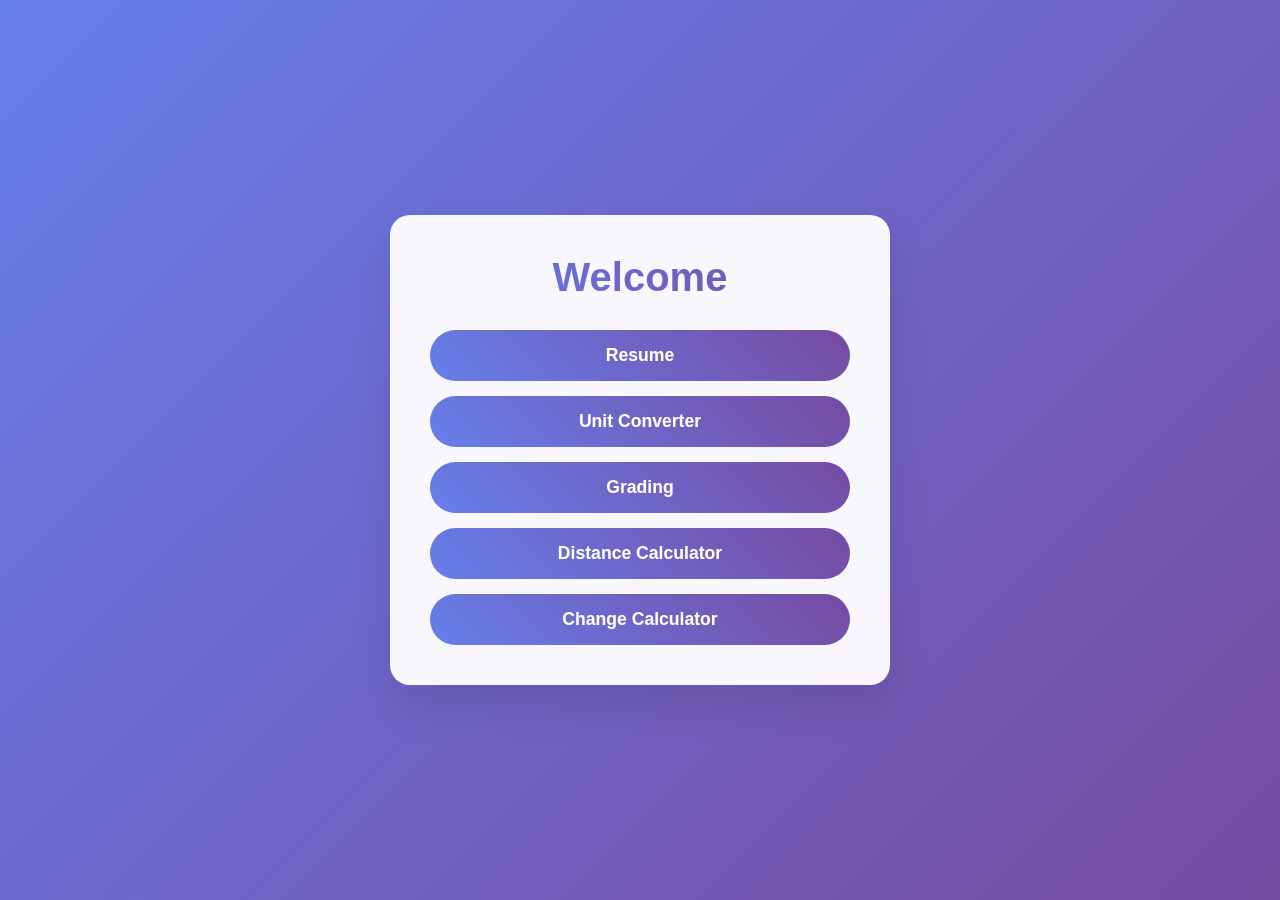
<file: index.html>
<!DOCTYPE html>
<html lang="en">
<head>
    <meta charset="UTF-8">
    <meta name="viewport" content="width=device-width, initial-scale=1.0">
    <title>Main Navigation</title>
    <style>
        * {
            margin: 0;
            padding: 0;
            box-sizing: border-box;
        }

        body {
            font-family: -apple-system, BlinkMacSystemFont, 'Segoe UI', Roboto, Oxygen, Ubuntu, Cantarell, sans-serif;
            background: linear-gradient(135deg, #667eea 0%, #764ba2 100%);
            min-height: 100vh;
            display: flex;
            align-items: center;
            justify-content: center;
            padding: 20px;
        }

        .container {
            background: rgba(255, 255, 255, 0.95);
            backdrop-filter: blur(20px);
            border-radius: 20px;
            padding: 40px;
            box-shadow: 0 20px 40px rgba(0, 0, 0, 0.1);
            text-align: center;
            max-width: 500px;
            width: 100%;
        }

        h1 {
            color: #333;
            margin-bottom: 30px;
            font-size: 2.5rem;
            font-weight: 700;
            background: linear-gradient(45deg, #667eea, #764ba2);
            -webkit-background-clip: text;
            -webkit-text-fill-color: transparent;
            background-clip: text;
        }

        .nav-buttons {
            display: flex;
            flex-direction: column;
            gap: 15px;
        }

        .nav-button {
            display: inline-block;
            padding: 15px 30px;
            background: linear-gradient(45deg, #667eea, #764ba2);
            color: white;
            text-decoration: none;
            border-radius: 50px;
            font-weight: 600;
            font-size: 1.1rem;
            transition: all 0.3s ease;
            position: relative;
            overflow: hidden;
        }

        .nav-button::before {
            content: '';
            position: absolute;
            top: 0;
            left: -100%;
            width: 100%;
            height: 100%;
            background: linear-gradient(45deg, rgba(255,255,255,0.2), rgba(255,255,255,0.1));
            transition: left 0.5s ease;
        }

        .nav-button:hover {
            transform: translateY(-3px);
            box-shadow: 0 10px 30px rgba(102, 126, 234, 0.4);
        }

        .nav-button:hover::before {
            left: 0;
        }

        .nav-button:active {
            transform: translateY(-1px);
        }

        @media (max-width: 480px) {
            .container {
                padding: 30px 20px;
            }
            
            h1 {
                font-size: 2rem;
            }
            
            .nav-button {
                padding: 12px 25px;
                font-size: 1rem;
            }
        }
    </style>
</head>
<body>
    <div class="container">
        <h1>Welcome</h1>
        <div class="nav-buttons">
            <a href="resume.html" class="nav-button">Resume</a>
            <a href="unit coverter modified aungkoko.html" class="nav-button">Unit Converter</a>
            <a href="grading modified aungkoko.html" class="nav-button">Grading</a>
            <a href="distance_calculator aungkoko.html" class="nav-button">Distance Calculator</a>
            <a href="change calculator modified aungkoko.html" class="nav-button">Change Calculator</a>
        </div>
    </div>
</body>
</html>
</file>
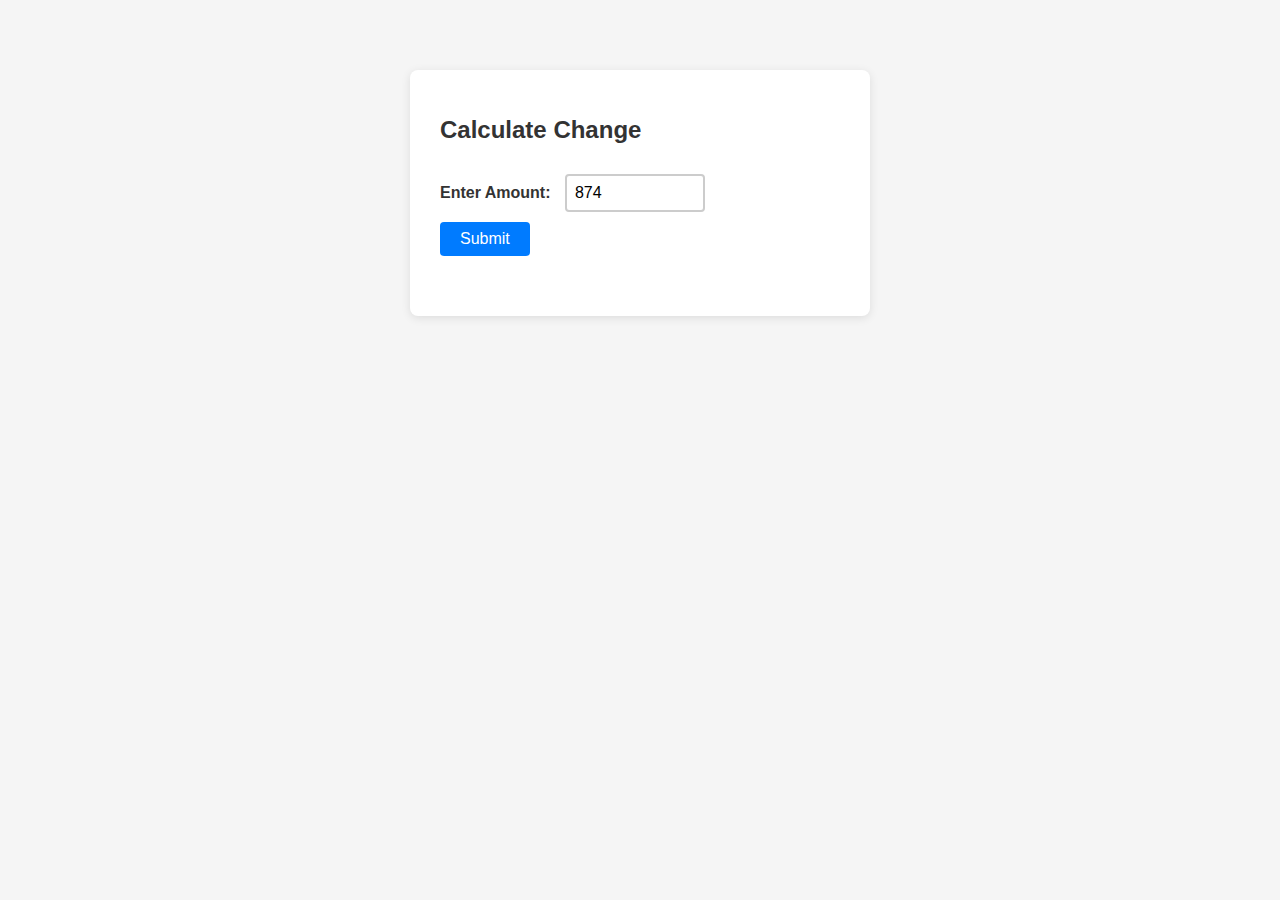
<file: change calculator modified aungkoko.html>
<!DOCTYPE html>
<html lang="en">
<head>
    <meta charset="UTF-8">
    <meta name="viewport" content="width=device-width, initial-scale=1.0">
    <title>Calculate Change</title>
    <style>
        body {
            font-family: Arial, sans-serif;
            background-color: #f5f5f5;
            margin: 0;
            padding: 20px;
        }
        
        .container {
            max-width: 400px;
            margin: 50px auto;
            background-color: white;
            padding: 30px;
            border-radius: 8px;
            box-shadow: 0 2px 10px rgba(0,0,0,0.1);
        }
        
        h1 {
            color: #333;
            margin-bottom: 30px;
            font-size: 24px;
        }
        
        .input-section {
            margin-bottom: 30px;
        }
        
        label {
            display: inline-block;
            margin-right: 10px;
            font-weight: bold;
            color: #333;
        }
        
        input[type="number"] {
            padding: 8px;
            border: 2px solid #ccc;
            border-radius: 4px;
            font-size: 16px;
            width: 120px;
            margin-right: 10px;
        }
        
        input[type="number"]:focus {
            border-color: #007bff;
            outline: none;
        }
        
        input[type="number"].invalid {
            border-color: #dc3545;
        }
        
        button {
            padding: 8px 20px;
            background-color: #007bff;
            color: white;
            border: none;
            border-radius: 4px;
            cursor: pointer;
            font-size: 16px;
            margin-right: 10px;
        }
        
        button:hover {
            background-color: #0056b3;
        }
        
        button:disabled {
            background-color: #6c757d;
            cursor: not-allowed;
        }
        
        .back-btn {
            background-color: #6c757d;
        }
        
        .back-btn:hover {
            background-color: #545b62;
        }
        
        .button-group {
            display: flex;
            gap: 10px;
            margin-top: 10px;
        }
        
        .results {
            margin-top: 20px;
        }
        
        .result-item {
            margin: 8px 0;
            padding: 5px 0;
            font-size: 16px;
            color: #333;
        }
        
        .result-item.empty {
            color: #888;
            font-style: italic;
        }
        
        .error {
            color: #dc3545;
            font-weight: bold;
            margin-top: 10px;
            padding: 10px;
            background-color: #f8d7da;
            border: 1px solid #f5c6cb;
            border-radius: 4px;
        }
        
        .validation-message {
            color: #dc3545;
            font-size: 14px;
            margin-top: 5px;
        }
        
        .success {
            color: #155724;
            background-color: #d4edda;
            border: 1px solid #c3e6cb;
            padding: 10px;
            border-radius: 4px;
            margin-top: 10px;
        }
    </style>
</head>
<body>
    <div class="container">
        <h1>Calculate Change</h1>
        
        <div class="input-section">
            <label for="amount">Enter Amount:</label>
            <input type="number" id="amount" placeholder="874" min="0" step="0.01" max="999999">
            <div class="button-group">
                <button onclick="calculateChange()">Submit</button>
                <button class="back-btn" onclick="resetForm()" id="backBtn" style="display: none;">Back</button>
            </div>
            <div id="validationMessage" class="validation-message"></div>
        </div>
        
        <div class="results" id="results"></div>
    </div>

    <script>
        function validateInput(amount) {
            const validationDiv = document.getElementById('validationMessage');
            const amountInput = document.getElementById('amount');
            
            // Clear previous validation styles
            amountInput.classList.remove('invalid');
            validationDiv.innerHTML = '';
            
            // Check if input is empty
            if (!amount && amount !== 0) {
                validationDiv.innerHTML = 'Please enter an amount.';
                amountInput.classList.add('invalid');
                return false;
            }
            
            // Check if input is a valid number
            if (isNaN(amount)) {
                validationDiv.innerHTML = 'Please enter a valid number.';
                amountInput.classList.add('invalid');
                return false;
            }
            
            // Check if amount is negative
            if (amount < 0) {
                validationDiv.innerHTML = 'Amount cannot be negative.';
                amountInput.classList.add('invalid');
                return false;
            }
            
            // Check if amount is too large (optional - set reasonable limit)
            if (amount > 999999) {
                validationDiv.innerHTML = 'Amount is too large. Please enter a value less than 1,000,000.';
                amountInput.classList.add('invalid');
                return false;
            }
            
            // Check for too many decimal places
            if (amount.toString().includes('.')) {
                const decimalPlaces = amount.toString().split('.')[1].length;
                if (decimalPlaces > 2) {
                    validationDiv.innerHTML = 'Please enter amount with maximum 2 decimal places.';
                    amountInput.classList.add('invalid');
                    return false;
                }
            }
            
            return true;
        }
        
        function calculateChange() {
            const amountInput = document.getElementById('amount');
            const resultsDiv = document.getElementById('results');
            const backBtn = document.getElementById('backBtn');
            
            // Get the input value
            let amount = parseFloat(amountInput.value);
            
            // Validate input
            if (!validateInput(amount)) {
                return;
            }
            
            // Show success message for zero amount
            if (amount === 0) {
                resultsDiv.innerHTML = '<div class="success">No change needed for ৳0.</div>';
                backBtn.style.display = 'inline-block';
                return;
            }
            
            // Convert to cents to avoid floating point issues
            let cents = Math.round(amount * 100);
            
            const denominations = [
                { value: 50000, label: 'B500' },  
                { value: 10000, label: 'B100' },  
                { value: 5000, label: 'B50' },    
                { value: 2000, label: 'B20' },  
                { value: 1000, label: 'B10' },   
                { value: 500, label: 'B5' },    
                { value: 200, label: 'B2' },    
                { value: 100, label: 'B1' }     
            ];
            
            let results = [];
            
            // Calculate change for each denomination
            for (let i = 0; i < denominations.length; i++) {
                const count = Math.floor(cents / denominations[i].value);
                if (count > 0) {
                    results.push({
                        count: count,
                        label: denominations[i].label
                    });
                    cents -= count * denominations[i].value;
                }
            }
            
            // Display results
            let html = '<div class="success">Change calculated successfully!</div>';
            if (results.length === 0) {
                html += '<div class="result-item empty">No change needed</div>';
            } else {
                results.forEach(result => {
                    html += `<div class="result-item">${result.count} of ${result.label}</div>`;
                });
                
                // If there's remaining cents (less than 1 taka), show it
                if (cents > 0) {
                    html += `<div class="result-item">${cents} paisa remaining</div>`;
                }
            }
            
            resultsDiv.innerHTML = html;
            backBtn.style.display = 'inline-block';
        }
        
        function resetForm() {
            const amountInput = document.getElementById('amount');
            const resultsDiv = document.getElementById('results');
            const backBtn = document.getElementById('backBtn');
            const validationDiv = document.getElementById('validationMessage');
            
            // Reset form
            amountInput.value = '';
            amountInput.placeholder = '874';
            amountInput.classList.remove('invalid');
            resultsDiv.innerHTML = '';
            validationDiv.innerHTML = '';
            backBtn.style.display = 'none';
            
            // Focus back to input
            amountInput.focus();
        }
        
        // Real-time validation as user types
        document.getElementById('amount').addEventListener('input', function(e) {
            const amount = parseFloat(e.target.value);
            if (e.target.value && !isNaN(amount)) {
                validateInput(amount);
            } else if (e.target.value) {
                // Show validation for invalid input as user types
                validateInput(e.target.value);
            } else {
                // Clear validation when input is empty
                document.getElementById('validationMessage').innerHTML = '';
                e.target.classList.remove('invalid');
            }
        });
        
        // Allow Enter key to submit
        document.getElementById('amount').addEventListener('keypress', function(e) {
            if (e.key === 'Enter') {
                calculateChange();
            }
        });
        
        // Set default value
        document.getElementById('amount').value = '874';
    </script>
</body>
</html>
</file>
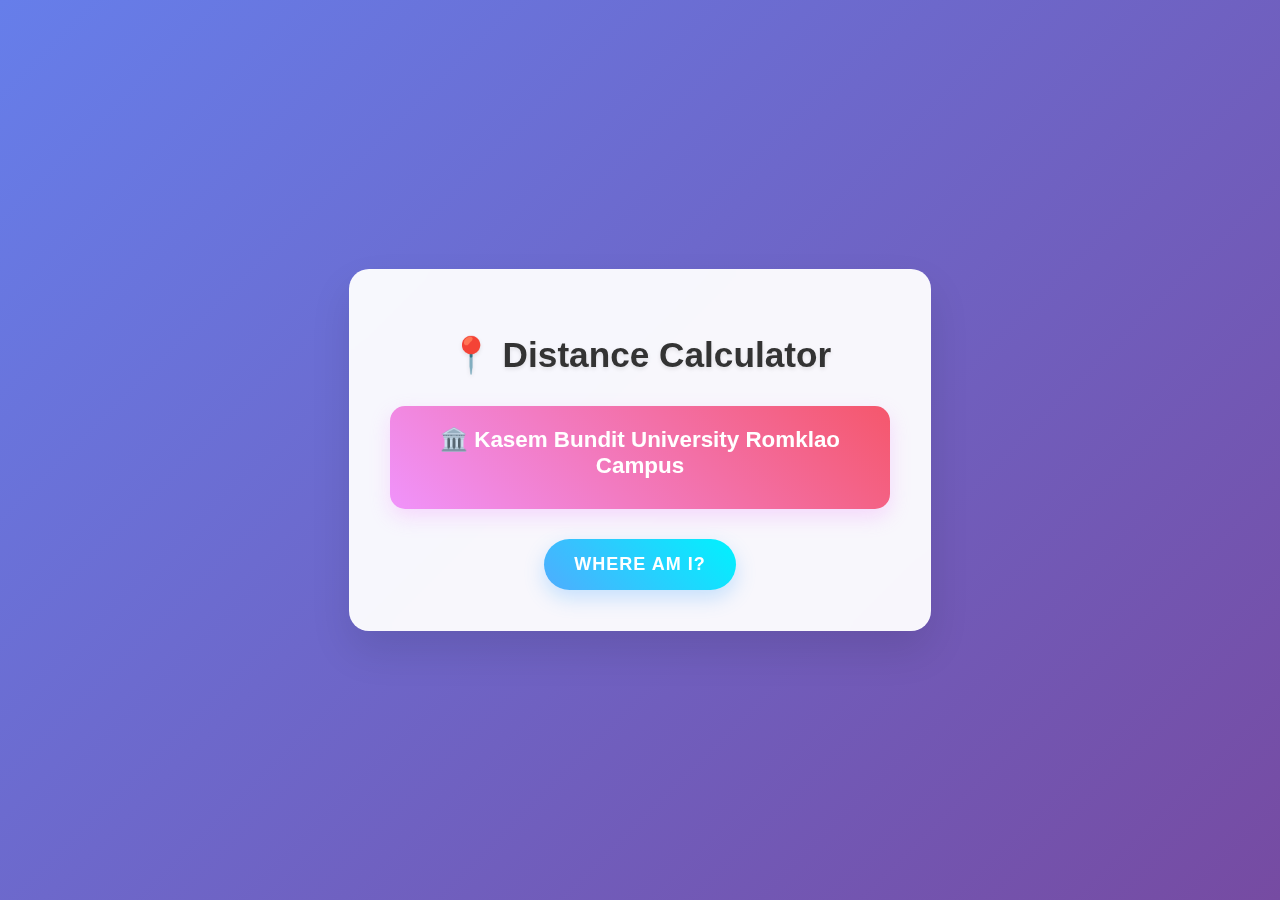
<file: distance_calculator aungkoko.html>
<!DOCTYPE html>
<html lang="en">
<head>
    <meta charset="UTF-8">
    <meta name="viewport" content="width=device-width, initial-scale=1.0">
    <title>Distance to Kasem Bundit University</title>
    <style>
        body {
            font-family: 'Segoe UI', Tahoma, Geneva, Verdana, sans-serif;
            background: linear-gradient(135deg, #667eea 0%, #764ba2 100%);
            margin: 0;
            padding: 0;
            min-height: 100vh;
            display: flex;
            justify-content: center;
            align-items: center;
        }

        .container {
            background: rgba(255, 255, 255, 0.95);
            backdrop-filter: blur(10px);
            border-radius: 20px;
            padding: 40px;
            text-align: center;
            box-shadow: 0 20px 40px rgba(0, 0, 0, 0.1);
            max-width: 500px;
            width: 90%;
            border: 1px solid rgba(255, 255, 255, 0.2);
        }

        h1 {
            color: #333;
            margin-bottom: 30px;
            font-size: 2.2em;
            font-weight: 600;
            text-shadow: 0 2px 4px rgba(0, 0, 0, 0.1);
        }

        .university-info {
            background: linear-gradient(45deg, #f093fb 0%, #f5576c 100%);
            color: white;
            padding: 20px;
            border-radius: 15px;
            margin-bottom: 30px;
            box-shadow: 0 8px 20px rgba(240, 147, 251, 0.3);
        }

        .university-info h2 {
            margin: 0 0 10px 0;
            font-size: 1.4em;
        }

        .university-info p {
            margin: 0;
            opacity: 0.9;
            font-size: 0.95em;
        }

        button {
            background: linear-gradient(45deg, #4facfe 0%, #00f2fe 100%);
            color: white;
            border: none;
            padding: 15px 30px;
            font-size: 18px;
            border-radius: 50px;
            cursor: pointer;
            transition: all 0.3s ease;
            box-shadow: 0 8px 20px rgba(79, 172, 254, 0.3);
            font-weight: 600;
            text-transform: uppercase;
            letter-spacing: 1px;
        }

        button:hover {
            transform: translateY(-2px);
            box-shadow: 0 12px 30px rgba(79, 172, 254, 0.4);
        }

        button:active {
            transform: translateY(0);
        }

        button:disabled {
            background: linear-gradient(45deg, #ccc 0%, #999 100%);
            cursor: not-allowed;
            transform: none;
            box-shadow: 0 4px 10px rgba(0, 0, 0, 0.1);
        }

        .result {
            margin-top: 30px;
            padding: 25px;
            border-radius: 15px;
            font-size: 1.3em;
            font-weight: 600;
            min-height: 60px;
            display: flex;
            align-items: center;
            justify-content: center;
            transition: all 0.3s ease;
        }

        .result.success {
            background: linear-gradient(45deg, #56ab2f 0%, #a8e6cf 100%);
            color: white;
            box-shadow: 0 8px 20px rgba(86, 171, 47, 0.3);
        }

        .result.error {
            background: linear-gradient(45deg, #ff6b6b 0%, #ffa8a8 100%);
            color: white;
            box-shadow: 0 8px 20px rgba(255, 107, 107, 0.3);
        }

        .result.loading {
            background: linear-gradient(45deg, #ffecd2 0%, #fcb69f 100%);
            color: #333;
            box-shadow: 0 8px 20px rgba(252, 182, 159, 0.3);
        }

        .loading-spinner {
            width: 20px;
            height: 20px;
            border: 2px solid #333;
            border-top: 2px solid transparent;
            border-radius: 50%;
            animation: spin 1s linear infinite;
            margin-right: 10px;
        }

        @keyframes spin {
            0% { transform: rotate(0deg); }
            100% { transform: rotate(360deg); }
        }

        .coordinates {
            font-size: 0.9em;
            opacity: 0.8;
            margin-top: 10px;
            font-style: italic;
        }
    </style>
</head>
<body>
    <div class="container">
        <h1>📍 Distance Calculator</h1>
        
        <div class="university-info">
            <h2>🏛️ Kasem Bundit University Romklao Campus</h2>
        </div>

        <button id="locationBtn" onclick="getLocation()">
            Where am I?
        </button>

        <div id="result" class="result" style="display: none;"></div>
    </div>

    <script>
        // Kasem Bundit University Romklao coordinates 
        const universityLat = 13.80265;
        const universityLng = 100.73699;

        function getLocation() {
            const btn = document.getElementById('locationBtn');
            const result = document.getElementById('result');

            if (!navigator.geolocation) {
                showResult('Geolocation is not supported by this browser.', 'error');
                return;
            }

            // Show loading state
            btn.disabled = true;
            btn.textContent = 'Getting location...';
            showResult('<div class="loading-spinner"></div>Locating you...', 'loading');

            navigator.geolocation.getCurrentPosition(
                function(position) {
                    const userLat = position.coords.latitude;
                    const userLng = position.coords.longitude;
                    const accuracy = position.coords.accuracy;

                    // Calculate distance using Haversine formula
                    const distance = calculateDistance(userLat, userLng, universityLat, universityLng);

                    // Show result
                    const message = `You're ${distance.toFixed(2)} km away from Kasem Bundit University`;
                    //const coordinates = `<div class="coordinates">Your coordinates: ${userLat.toFixed(6)}, ${userLng.toFixed(6)} (±${Math.round(accuracy)}m)</div>`;
                    showResult(message , 'success');

                    // Reset button
                    btn.disabled = false;
                    btn.textContent = 'Where am I?';
                },
                function(error) {
                    let errorMessage = '';
                    switch(error.code) {
                        case error.PERMISSION_DENIED:
                            errorMessage = '❌ Location access denied. Please enable location permissions.';
                            break;
                        case error.POSITION_UNAVAILABLE:
                            errorMessage = '❌ Location information is unavailable.';
                            break;
                        case error.TIMEOUT:
                            errorMessage = '⏰ Location request timed out. Please try again.';
                            break;
                        default:
                            errorMessage = '❌ An unknown error occurred while getting your location.';
                            break;
                    }
                    showResult(errorMessage, 'error');

                    // Reset button
                    btn.disabled = false;
                    btn.textContent = 'Where am I?';
                },
                {
                    enableHighAccuracy: true,
                    timeout: 10000,
                    maximumAge: 60000
                }
            );
        }

        function calculateDistance(lat1, lng1, lat2, lng2) {
            const R = 6371; // Radius of the Earth in kilometers
            const dLat = toRadians(lat2 - lat1);
            const dLng = toRadians(lng2 - lng1);
            
            const a = Math.sin(dLat / 2) * Math.sin(dLat / 2) +
                     Math.cos(toRadians(lat1)) * Math.cos(toRadians(lat2)) *
                     Math.sin(dLng / 2) * Math.sin(dLng / 2);
            
            const c = 2 * Math.atan2(Math.sqrt(a), Math.sqrt(1 - a));
            const distance = R * c;
            
            return distance;
        }

        function toRadians(degrees) {
            return degrees * (Math.PI / 180);
        }

        function showResult(message, type) {
            const result = document.getElementById('result');
            result.innerHTML = message;
            result.className = `result ${type}`;
            result.style.display = 'flex';
        }
    </script>
</body>
</html>
</file>
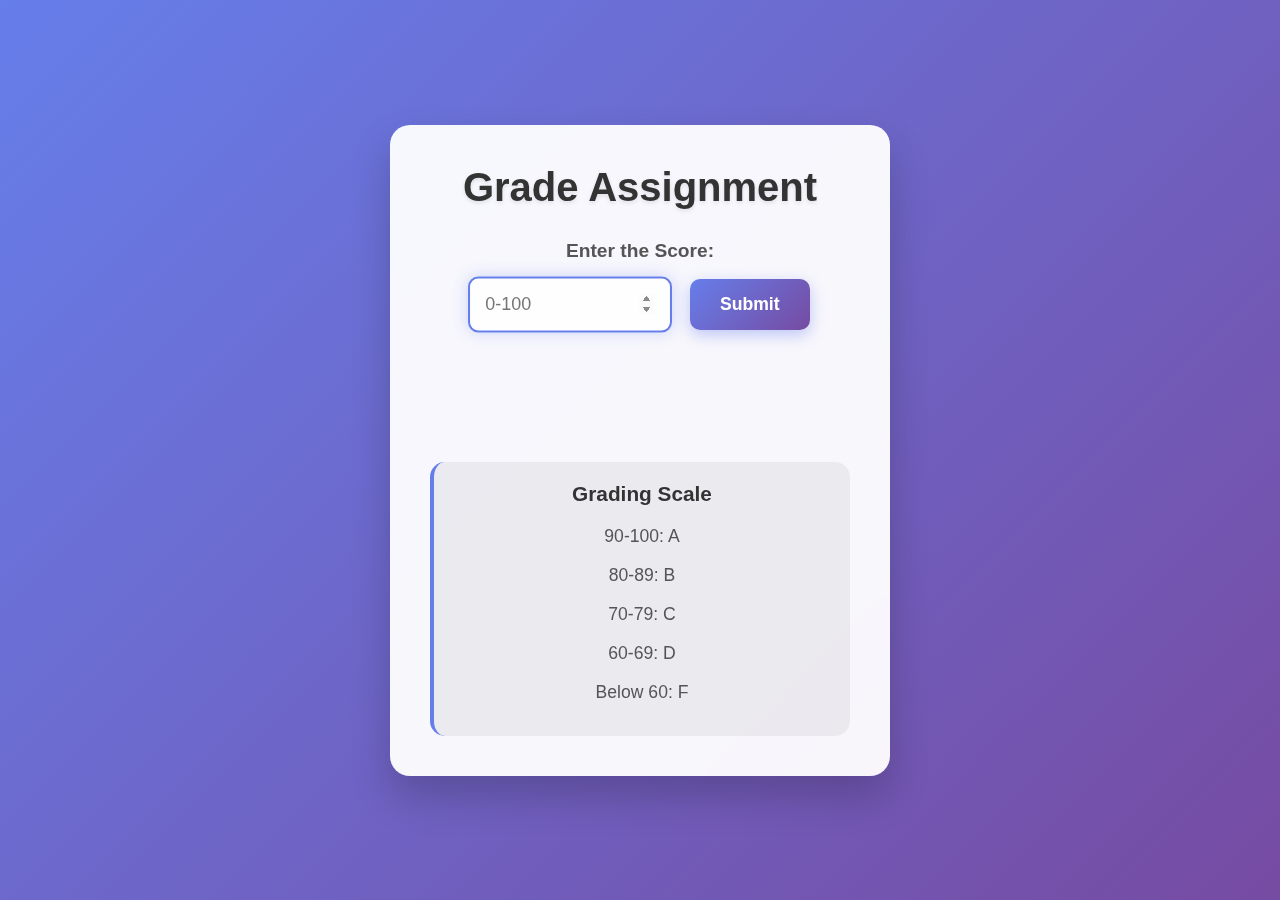
<file: grading modified aungkoko.html>
<!DOCTYPE html>
<html lang="en">
<head>
    <meta charset="UTF-8">
    <meta name="viewport" content="width=device-width, initial-scale=1.0">
    <title>Grade Assignment Calculator</title>
    <style>
        * {
            margin: 0;
            padding: 0;
            box-sizing: border-box;
        }

        body {
            font-family: 'Arial', sans-serif;
            background: linear-gradient(135deg, #667eea 0%, #764ba2 100%);
            min-height: 100vh;
            display: flex;
            justify-content: center;
            align-items: center;
            padding: 20px;
        }

        .container {
            background: rgba(255, 255, 255, 0.95);
            backdrop-filter: blur(10px);
            border-radius: 20px;
            box-shadow: 0 20px 40px rgba(0, 0, 0, 0.2);
            padding: 40px;
            text-align: center;
            max-width: 500px;
            width: 100%;
            transform: translateY(0);
            transition: transform 0.3s ease;
        }

        .container:hover {
            transform: translateY(-5px);
        }

        h1 {
            color: #333;
            margin-bottom: 30px;
            font-size: 2.5em;
            font-weight: 700;
            text-shadow: 0 2px 4px rgba(0, 0, 0, 0.1);
        }

        .input-section {
            margin-bottom: 30px;
        }

        label {
            display: block;
            font-size: 1.2em;
            color: #555;
            margin-bottom: 15px;
            font-weight: 600;
        }

        input[type="number"] {
            width: 200px;
            padding: 15px;
            font-size: 1.1em;
            border: 2px solid #ddd;
            border-radius: 10px;
            outline: none;
            transition: all 0.3s ease;
            background: rgba(255, 255, 255, 0.9);
        }

        input[type="number"]:focus {
            border-color: #667eea;
            box-shadow: 0 0 15px rgba(102, 126, 234, 0.3);
            transform: scale(1.02);
        }

        .submit-btn {
            background: linear-gradient(135deg, #667eea 0%, #764ba2 100%);
            color: white;
            padding: 15px 30px;
            font-size: 1.1em;
            border: none;
            border-radius: 10px;
            cursor: pointer;
            margin-left: 15px;
            transition: all 0.3s ease;
            font-weight: 600;
            box-shadow: 0 5px 15px rgba(102, 126, 234, 0.4);
        }

        .submit-btn:hover {
            transform: translateY(-2px);
            box-shadow: 0 8px 25px rgba(102, 126, 234, 0.6);
        }

        .submit-btn:active {
            transform: translateY(0);
        }

        .back-btn {
            background: linear-gradient(135deg, #6c757d 0%, #495057 100%);
            color: white;
            padding: 12px 25px;
            font-size: 1em;
            border: none;
            border-radius: 10px;
            cursor: pointer;
            margin-top: 20px;
            transition: all 0.3s ease;
            font-weight: 600;
            box-shadow: 0 5px 15px rgba(108, 117, 125, 0.4);
        }

        .back-btn:hover {
            transform: translateY(-2px);
            box-shadow: 0 8px 25px rgba(108, 117, 125, 0.6);
        }

        .back-btn:active {
            transform: translateY(0);
        }

        .validation-error {
            color: #dc3545;
            font-size: 0.9em;
            margin-top: 10px;
            padding: 10px;
            background: rgba(220, 53, 69, 0.1);
            border-radius: 5px;
            border-left: 3px solid #dc3545;
            display: none;
        }

        .validation-error.show {
            display: block;
            animation: shake 0.5s ease-in-out;
        }

        @keyframes shake {
            0%, 20%, 40%, 60%, 80% {
                transform: translateX(-5px);
            }
            10%, 30%, 50%, 70%, 90% {
                transform: translateX(5px);
            }
        }

        .input-valid {
            border-color: #28a745 !important;
            box-shadow: 0 0 10px rgba(40, 167, 69, 0.3) !important;
        }

        .input-invalid {
            border-color: #dc3545 !important;
            box-shadow: 0 0 10px rgba(220, 53, 69, 0.3) !important;
        }

        .result {
            margin-top: 30px;
            padding: 20px;
            border-radius: 15px;
            font-size: 1.5em;
            font-weight: 700;
            min-height: 60px;
            display: flex;
            align-items: center;
            justify-content: center;
            transition: all 0.3s ease;
            opacity: 0;
            transform: translateY(20px);
        }

        .result.show {
            opacity: 1;
            transform: translateY(0);
        }

        .grade-a {
            background: linear-gradient(135deg, #4CAF50, #45a049);
            color: white;
            box-shadow: 0 5px 15px rgba(76, 175, 80, 0.4);
        }

        .grade-b {
            background: linear-gradient(135deg, #2196F3, #1976D2);
            color: white;
            box-shadow: 0 5px 15px rgba(33, 150, 243, 0.4);
        }

        .grade-c {
            background: linear-gradient(135deg, #FF9800, #F57C00);
            color: white;
            box-shadow: 0 5px 15px rgba(255, 152, 0, 0.4);
        }

        .grade-d {
            background: linear-gradient(135deg, #FF5722, #D84315);
            color: white;
            box-shadow: 0 5px 15px rgba(255, 87, 34, 0.4);
        }

        .grade-f {
            background: linear-gradient(135deg, #f44336, #d32f2f);
            color: white;
            box-shadow: 0 5px 15px rgba(244, 67, 54, 0.4);
        }

        .grade-scale {
            margin-top: 40px;
            padding: 20px;
            background: rgba(0, 0, 0, 0.05);
            border-radius: 15px;
            border-left: 4px solid #667eea;
        }

        .grade-scale h3 {
            color: #333;
            margin-bottom: 15px;
            font-size: 1.3em;
        }

        .grade-scale ul {
            list-style: none;
            font-size: 1.1em;
            color: #555;
        }

        .grade-scale li {
            margin: 8px 0;
            padding: 5px 10px;
            border-radius: 5px;
            transition: background-color 0.3s ease;
        }

        .grade-scale li:hover {
            background-color: rgba(102, 126, 234, 0.1);
        }

        .error {
            background: linear-gradient(135deg, #f44336, #d32f2f);
            color: white;
            box-shadow: 0 5px 15px rgba(244, 67, 54, 0.4);
        }

        @media (max-width: 600px) {
            .container {
                padding: 30px 20px;
            }
            
            h1 {
                font-size: 2em;
            }
            
            input[type="number"] {
                width: 100%;
                margin-bottom: 15px;
            }
            
            .submit-btn {
                margin-left: 0;
                width: 100%;
            }
        }
    </style>
</head>
<body>
    <div class="container">
        <h1>Grade Assignment</h1>
        
        <div class="input-section">
            <label for="score">Enter the Score:</label>
            <input type="number" id="score" min="0" max="100" placeholder="0-100">
            <button class="submit-btn" onclick="calculateGrade()">Submit</button>
            <div id="validation-error" class="validation-error"></div>
        </div>
        
        <div id="result" class="result"></div>
        
        <button id="back-btn" class="back-btn" onclick="resetForm()" style="display: none;">Back</button>
        
        <div class="grade-scale">
            <h3>Grading Scale</h3>
            <ul>
                <li>90-100: A</li>
                <li>80-89: B</li>
                <li>70-79: C</li>
                <li>60-69: D</li>
                <li>Below 60: F</li>
            </ul>
        </div>
    </div>

    <script>
        function validateInput(score) {
            const scoreInput = document.getElementById('score');
            const validationError = document.getElementById('validation-error');
            
            // Clear previous validation states
            scoreInput.classList.remove('input-valid', 'input-invalid');
            validationError.classList.remove('show');
            
            let errors = [];
            
            // Check if input is empty
            if (scoreInput.value.trim() === '') {
                errors.push('Score cannot be empty');
            }
            // Check if input is not a number
            else if (isNaN(score)) {
                errors.push('Please enter a valid number');
            }
            // Check if score is negative
            else if (score < 0) {
                errors.push('Score cannot be negative');
            }
            // Check if score exceeds 100
            else if (score > 100) {
                errors.push('Score cannot exceed 100');
            }
            // Check for decimal values
            else if (score !== parseInt(score)) {
                errors.push('Please enter a whole number');
            }
            
            if (errors.length > 0) {
                scoreInput.classList.add('input-invalid');
                validationError.textContent = errors.join('. ');
                validationError.classList.add('show');
                return false;
            } else {
                scoreInput.classList.add('input-valid');
                return true;
            }
        }

        function calculateGrade() {
            const scoreInput = document.getElementById('score');
            const resultDiv = document.getElementById('result');
            const backBtn = document.getElementById('back-btn');
            const score = parseFloat(scoreInput.value);
            
            resultDiv.className = 'result';
            
            // Validate input 
            if (!validateInput(score)) {
                return;
            }
            
            let grade;
            let gradeClass;
            
            // Determine grade based on score
            if (score >= 90) {
                grade = 'A';
                gradeClass = 'grade-a';
            } else if (score >= 80) {
                grade = 'B';
                gradeClass = 'grade-b';
            } else if (score >= 70) {
                grade = 'C';
                gradeClass = 'grade-c';
            } else if (score >= 60) {
                grade = 'D';
                gradeClass = 'grade-d';
            } else {
                grade = 'F';
                gradeClass = 'grade-f';
            }
            
            // Display result
            resultDiv.textContent = `You got "${grade}" grade.`;
            resultDiv.classList.add(gradeClass, 'show');
            
            // Show back button
            backBtn.style.display = 'inline-block';
            
            // Hide the submit button and input temporarily
            document.querySelector('.input-section').style.opacity = '0.5';
            document.querySelector('.submit-btn').disabled = true;
            scoreInput.disabled = true;
        }
        
        function resetForm() {
            const scoreInput = document.getElementById('score');
            const resultDiv = document.getElementById('result');
            const backBtn = document.getElementById('back-btn');
            const validationError = document.getElementById('validation-error');
            const inputSection = document.querySelector('.input-section');
            const submitBtn = document.querySelector('.submit-btn');
            
            // Clear input and result
            scoreInput.value = '';
            resultDiv.className = 'result';
            resultDiv.textContent = '';
            
            // Hide back button
            backBtn.style.display = 'none';
            
            // Clear validation states
            scoreInput.classList.remove('input-valid', 'input-invalid');
            validationError.classList.remove('show');
            
            // Re-enable input section
            inputSection.style.opacity = '1';
            submitBtn.disabled = false;
            scoreInput.disabled = false;
            
            // Focus back on input
            scoreInput.focus();
        }
        
        // Real-time validation as user types
        document.getElementById('score').addEventListener('input', function() {
            const resultDiv = document.getElementById('result');
            const validationError = document.getElementById('validation-error');
            
            // Clear result when typing
            resultDiv.classList.remove('show');
            
            // Clear previous validation error when user starts typing again
            validationError.classList.remove('show');
            this.classList.remove('input-valid', 'input-invalid');
        });
        
        // Allow Enter key to submit
        document.getElementById('score').addEventListener('keypress', function(event) {
            if (event.key === 'Enter') {
                calculateGrade();
            }
        });
        
        // Prevent negative values and limit to 3 digits
        document.getElementById('score').addEventListener('keydown', function(event) {
            // Allow: backspace, delete, tab, escape, enter
            if ([46, 8, 9, 27, 13].indexOf(event.keyCode) !== -1 ||
                // Allow: Ctrl+A, Ctrl+C, Ctrl+V, Ctrl+X
                (event.keyCode === 65 && event.ctrlKey === true) ||
                (event.keyCode === 67 && event.ctrlKey === true) ||
                (event.keyCode === 86 && event.ctrlKey === true) ||
                (event.keyCode === 88 && event.ctrlKey === true)) {
                return;
            }
            // Ensure that it is a number and stop the keypress
            if ((event.shiftKey || (event.keyCode < 48 || event.keyCode > 57)) && (event.keyCode < 96 || event.keyCode > 105)) {
                event.preventDefault();
            }
            // Limit to 3 digits
            if (this.value.length >= 3 && [46, 8].indexOf(event.keyCode) === -1) {
                event.preventDefault();
            }
        });
        
        // Focus on input when page loads
        window.addEventListener('load', function() {
            document.getElementById('score').focus();
        });
    </script>
</body>
</html>
</file>
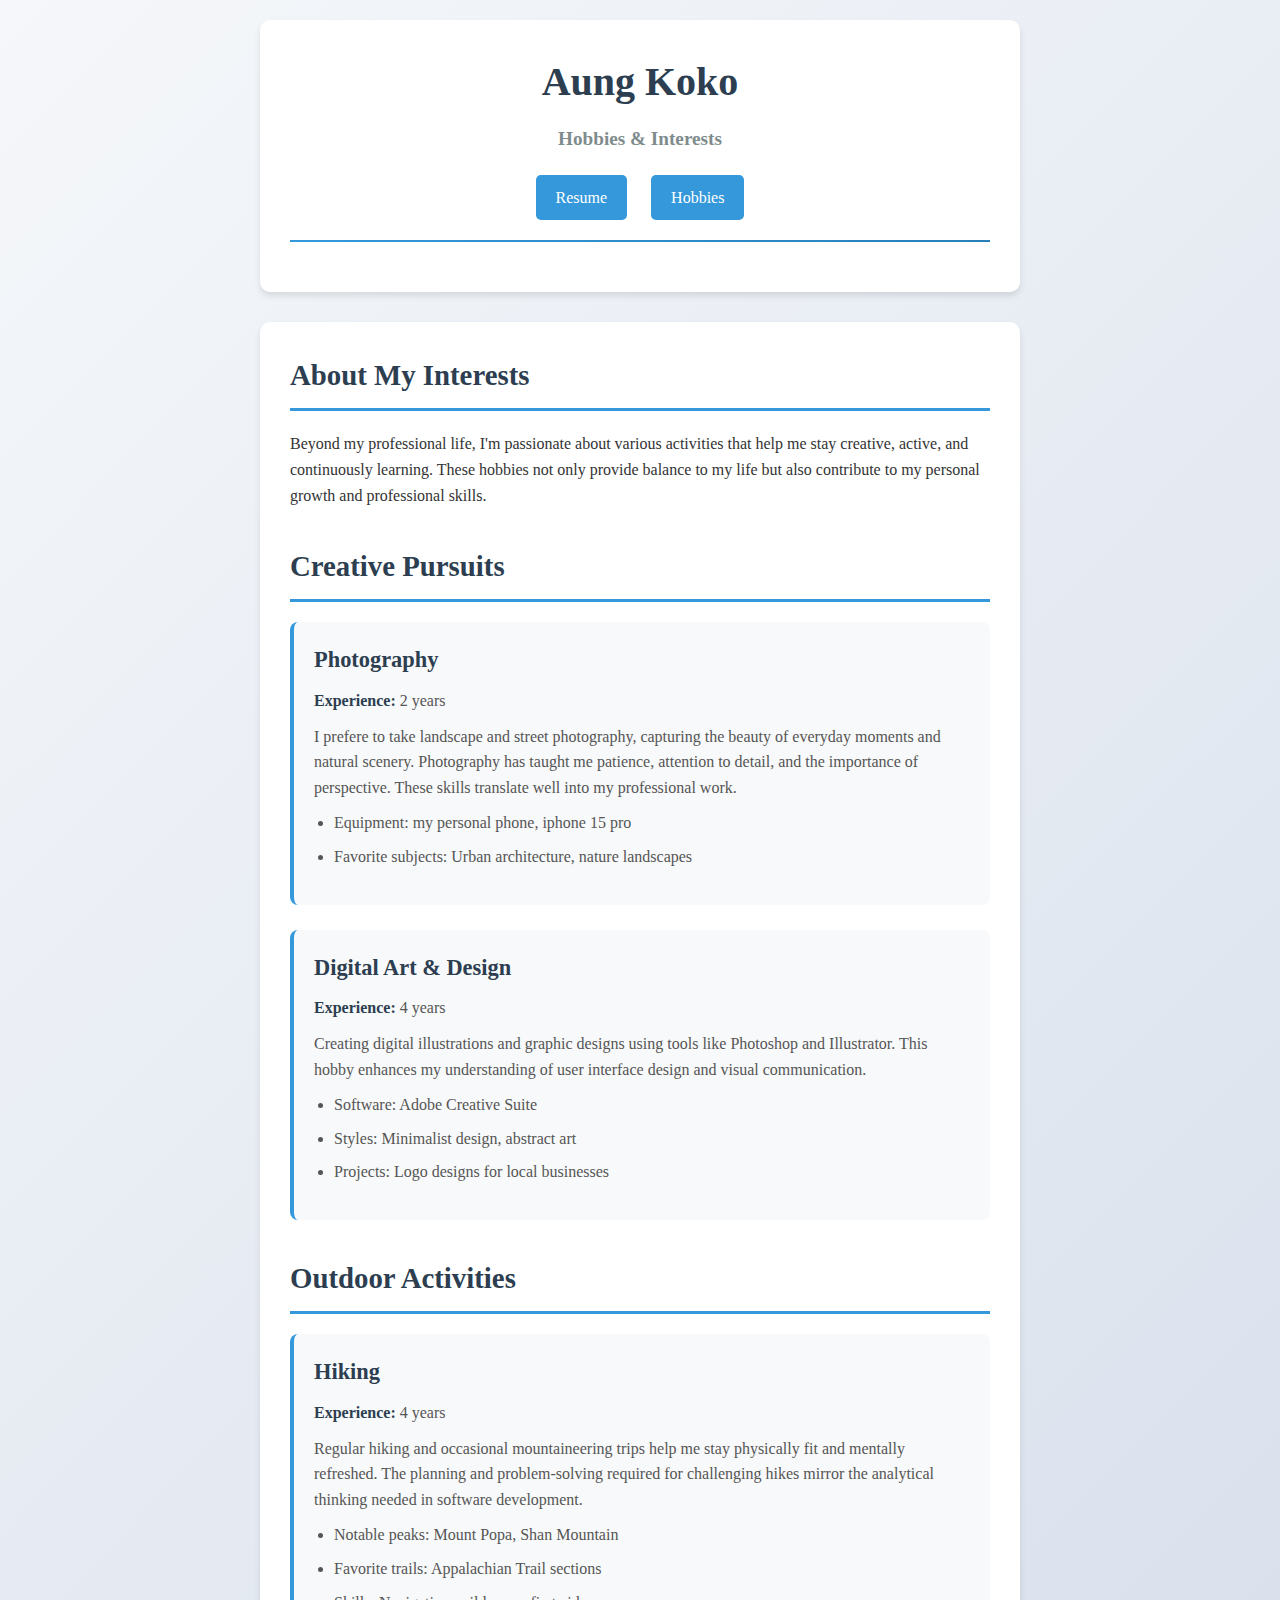
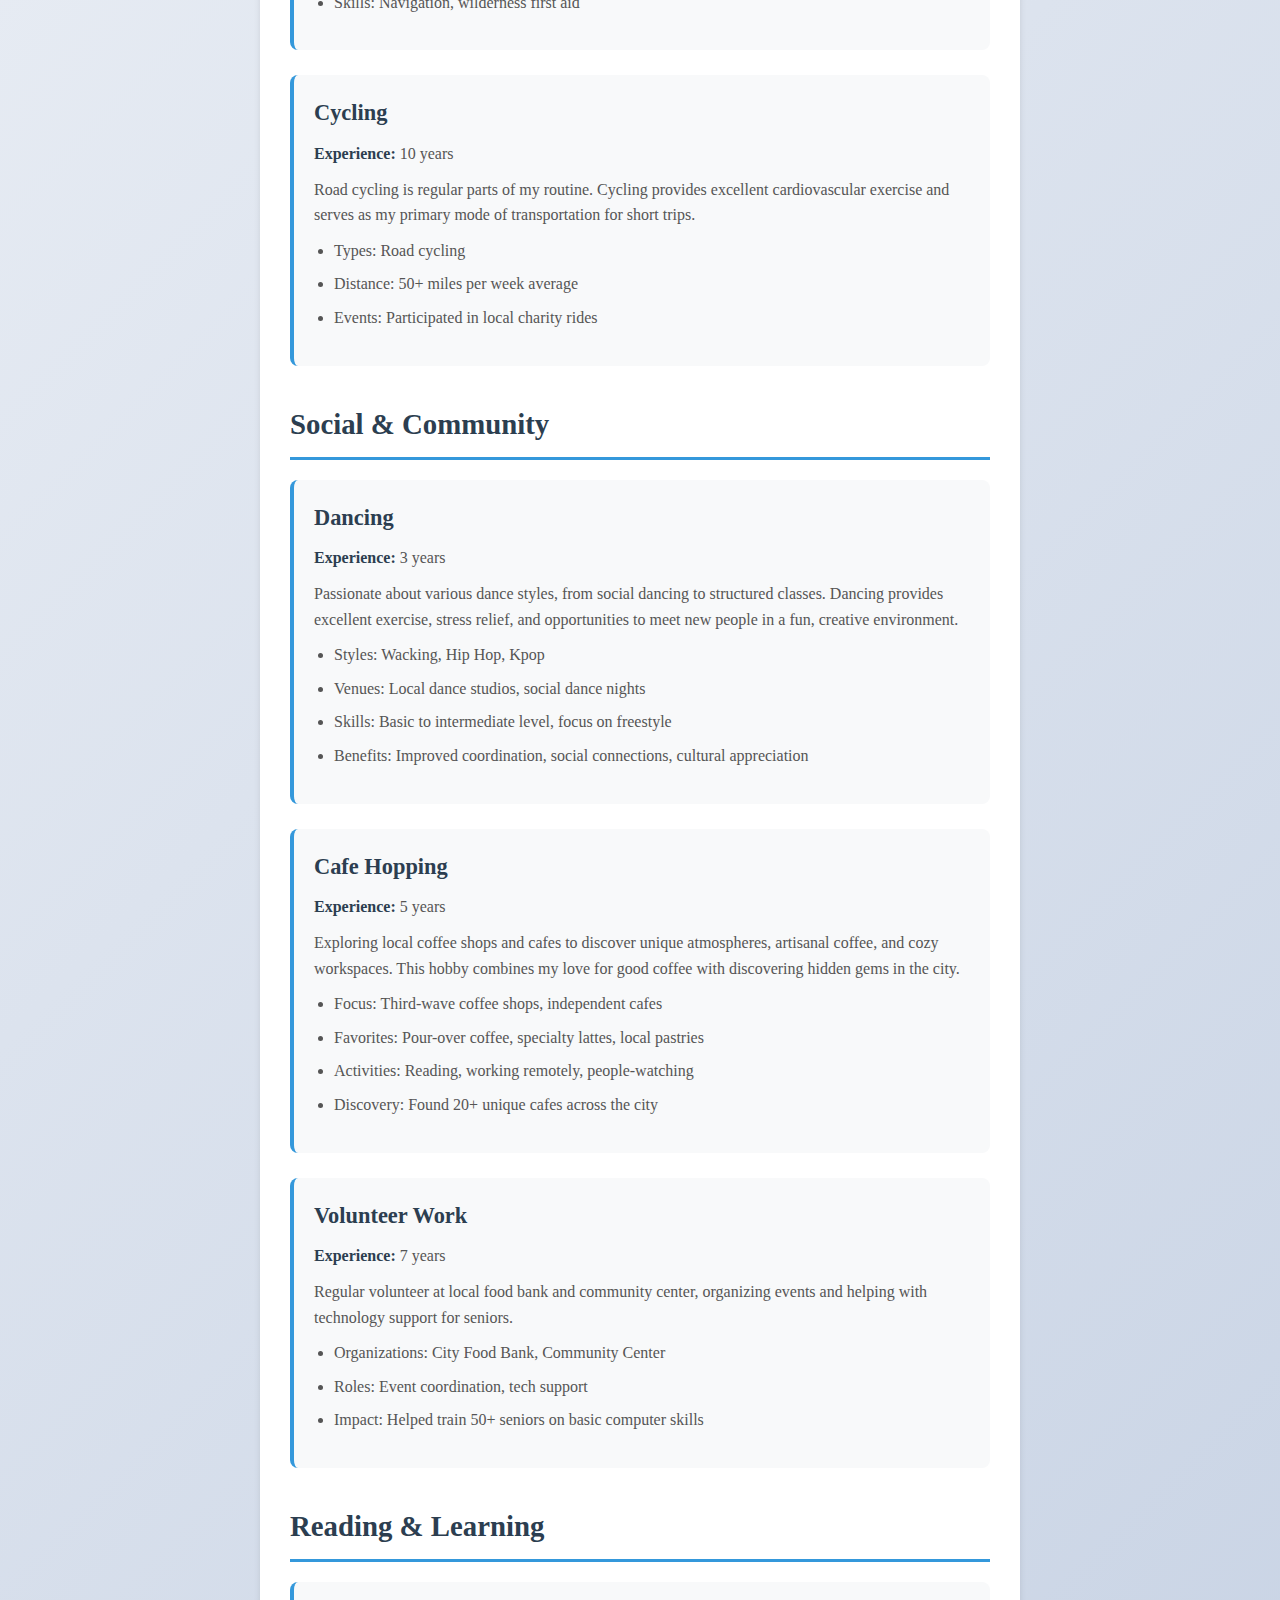
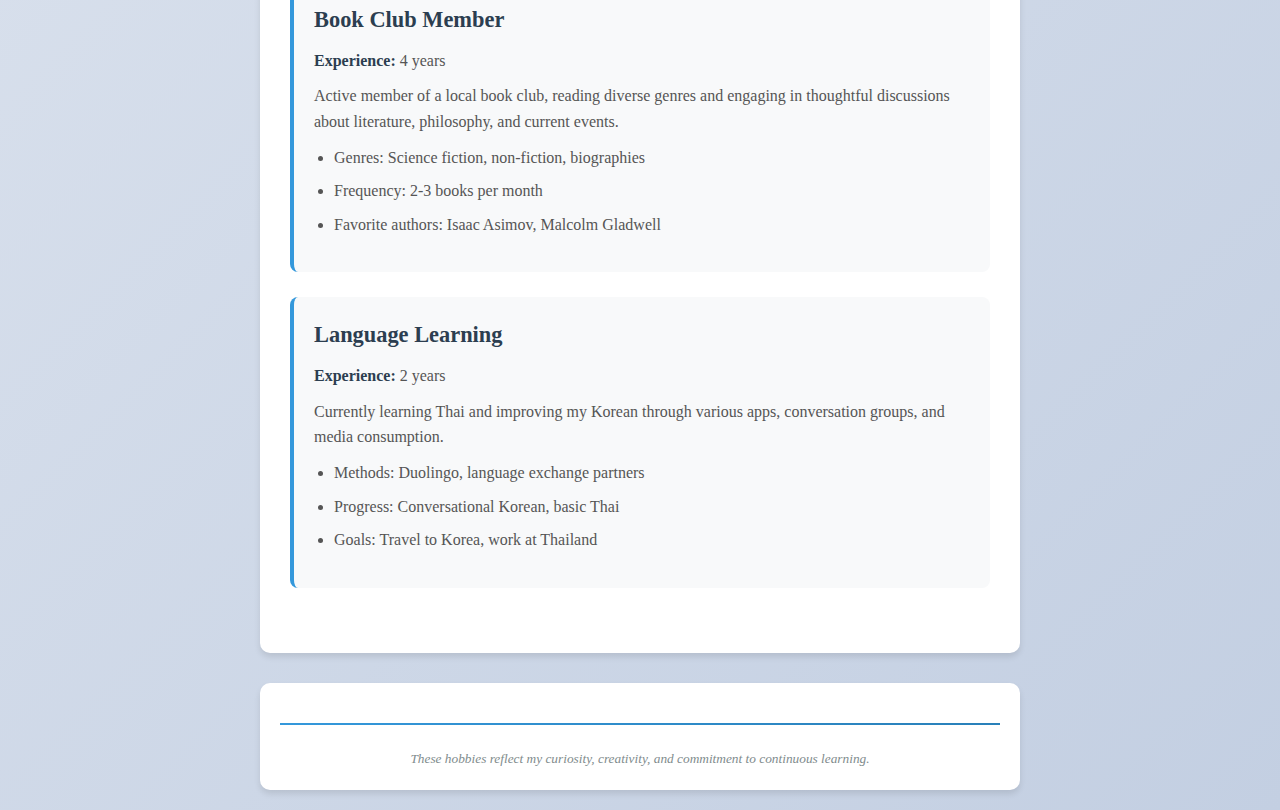
<file: hobby.html>
<!DOCTYPE html>
<html lang="en">
<head>
    <meta charset="UTF-8">
    <meta name="viewport" content="width=device-width, initial-scale=1.0">
    <title> Aung Koko - Hobbies & Interests</title>
    <link rel="stylesheet" href="mystyle.css">
</head>
<body>
    <header>
        <h1>Aung Koko</h1>
        <p><strong>Hobbies & Interests</strong></p>
        <nav>
            <a href="resume.html">Resume</a>
            <a href="hobby.html">Hobbies</a>
        </nav>
        <hr>
    </header>

    <main>
        <section>
            <h2>About My Interests</h2>
            <p>Beyond my professional life, I'm passionate about various activities that help me stay creative, active, and continuously learning. These hobbies not only provide balance to my life but also contribute to my personal growth and professional skills.</p>
        </section>

        <section>
            <h2>Creative Pursuits</h2>
            
            <article>
                <h3>Photography</h3>
                <p><strong>Experience:</strong> 2 years</p>
                <p>I prefere to take landscape and street photography, capturing the beauty of everyday moments and natural scenery. Photography has taught me patience, attention to detail, and the importance of perspective. These skills translate well into my professional work.</p>
                <ul>
                    <li>Equipment: my personal phone, iphone 15 pro </li>
                    <li>Favorite subjects: Urban architecture, nature landscapes</li>
                </ul>
            </article>

            <article>
                <h3>Digital Art & Design</h3>
                <p><strong>Experience:</strong> 4 years</p>
                <p>Creating digital illustrations and graphic designs using tools like Photoshop and Illustrator. This hobby enhances my understanding of user interface design and visual communication.</p>
                <ul>
                    <li>Software: Adobe Creative Suite </li>
                    <li>Styles: Minimalist design, abstract art</li>
                    <li>Projects: Logo designs for local businesses</li>
                </ul>
            </article>
        </section>

        <section>
            <h2>Outdoor Activities</h2>
            
            <article>
                <h3>Hiking </h3>
                <p><strong>Experience:</strong> 4 years</p>
                <p>Regular hiking and occasional mountaineering trips help me stay physically fit and mentally refreshed. The planning and problem-solving required for challenging hikes mirror the analytical thinking needed in software development.</p>
                <ul>
                    <li>Notable peaks: Mount Popa, Shan Mountain </li>
                    <li>Favorite trails: Appalachian Trail sections</li>
                    <li>Skills: Navigation, wilderness first aid</li>
                </ul>
            </article>

            <article>
                <h3>Cycling</h3>
                <p><strong>Experience:</strong> 10 years</p>
                <p> Road cycling is regular parts of my routine. Cycling provides excellent cardiovascular exercise and serves as my primary mode of transportation for short trips.</p>
                <ul>
                    <li>Types: Road cycling </li>
                    <li>Distance: 50+ miles per week average</li>
                    <li>Events: Participated in local charity rides</li>
                </ul>
            </article>
        </section>

        <section>
            <h2>Social & Community</h2>
            
            <article>
                <h3>Dancing</h3>
                <p><strong>Experience:</strong> 3 years</p>
                <p>Passionate about various dance styles, from social dancing to structured classes. Dancing provides excellent exercise, stress relief, and opportunities to meet new people in a fun, creative environment.</p>
                <ul>
                    <li>Styles: Wacking, Hip Hop, Kpop </li>
                    <li>Venues: Local dance studios, social dance nights</li>
                    <li>Skills: Basic to intermediate level, focus on freestyle </li>
                    <li>Benefits: Improved coordination, social connections, cultural appreciation</li>
                </ul>
            </article>

            <article>
                <h3>Cafe Hopping</h3>
                <p><strong>Experience:</strong> 5 years</p>
                <p>Exploring local coffee shops and cafes to discover unique atmospheres, artisanal coffee, and cozy workspaces. This hobby combines my love for good coffee with discovering hidden gems in the city.</p>
                <ul>
                    <li>Focus: Third-wave coffee shops, independent cafes</li>
                    <li>Favorites: Pour-over coffee, specialty lattes, local pastries</li>
                    <li>Activities: Reading, working remotely, people-watching</li>
                    <li>Discovery: Found 20+ unique cafes across the city</li>
                </ul>
            </article>

            <article>
                <h3>Volunteer Work</h3>
                <p><strong>Experience:</strong> 7 years</p>
                <p>Regular volunteer at local food bank and community center, organizing events and helping with technology support for seniors.</p>
                <ul>
                    <li>Organizations: City Food Bank, Community Center</li>
                    <li>Roles: Event coordination, tech support</li>
                    <li>Impact: Helped train 50+ seniors on basic computer skills</li>
                </ul>
            </article>

        </section>

        <section>
            <h2>Reading & Learning</h2>
            
            <article>
                <h3>Book Club Member</h3>
                <p><strong>Experience:</strong> 4 years</p>
                <p>Active member of a local book club, reading diverse genres and engaging in thoughtful discussions about literature, philosophy, and current events.</p>
                <ul>
                    <li>Genres: Science fiction, non-fiction, biographies</li>
                    <li>Frequency: 2-3 books per month</li>
                    <li>Favorite authors: Isaac Asimov, Malcolm Gladwell</li>
                </ul>
            </article>

            <article>
                <h3>Language Learning</h3>
                <p><strong>Experience:</strong> 2 years</p>
                <p>Currently learning Thai and improving my Korean through various apps, conversation groups, and media consumption.</p>
                <ul>
                    <li>Methods: Duolingo, language exchange partners</li>
                    <li>Progress: Conversational Korean, basic Thai</li>
                    <li>Goals: Travel to Korea, work at Thailand </li>
                </ul>
            </article>
        </section>
    </main>

    <footer>
        <hr>
        <p><small>These hobbies reflect my curiosity, creativity, and commitment to continuous learning.</small></p>
    </footer>
</body>
</html>
</file>
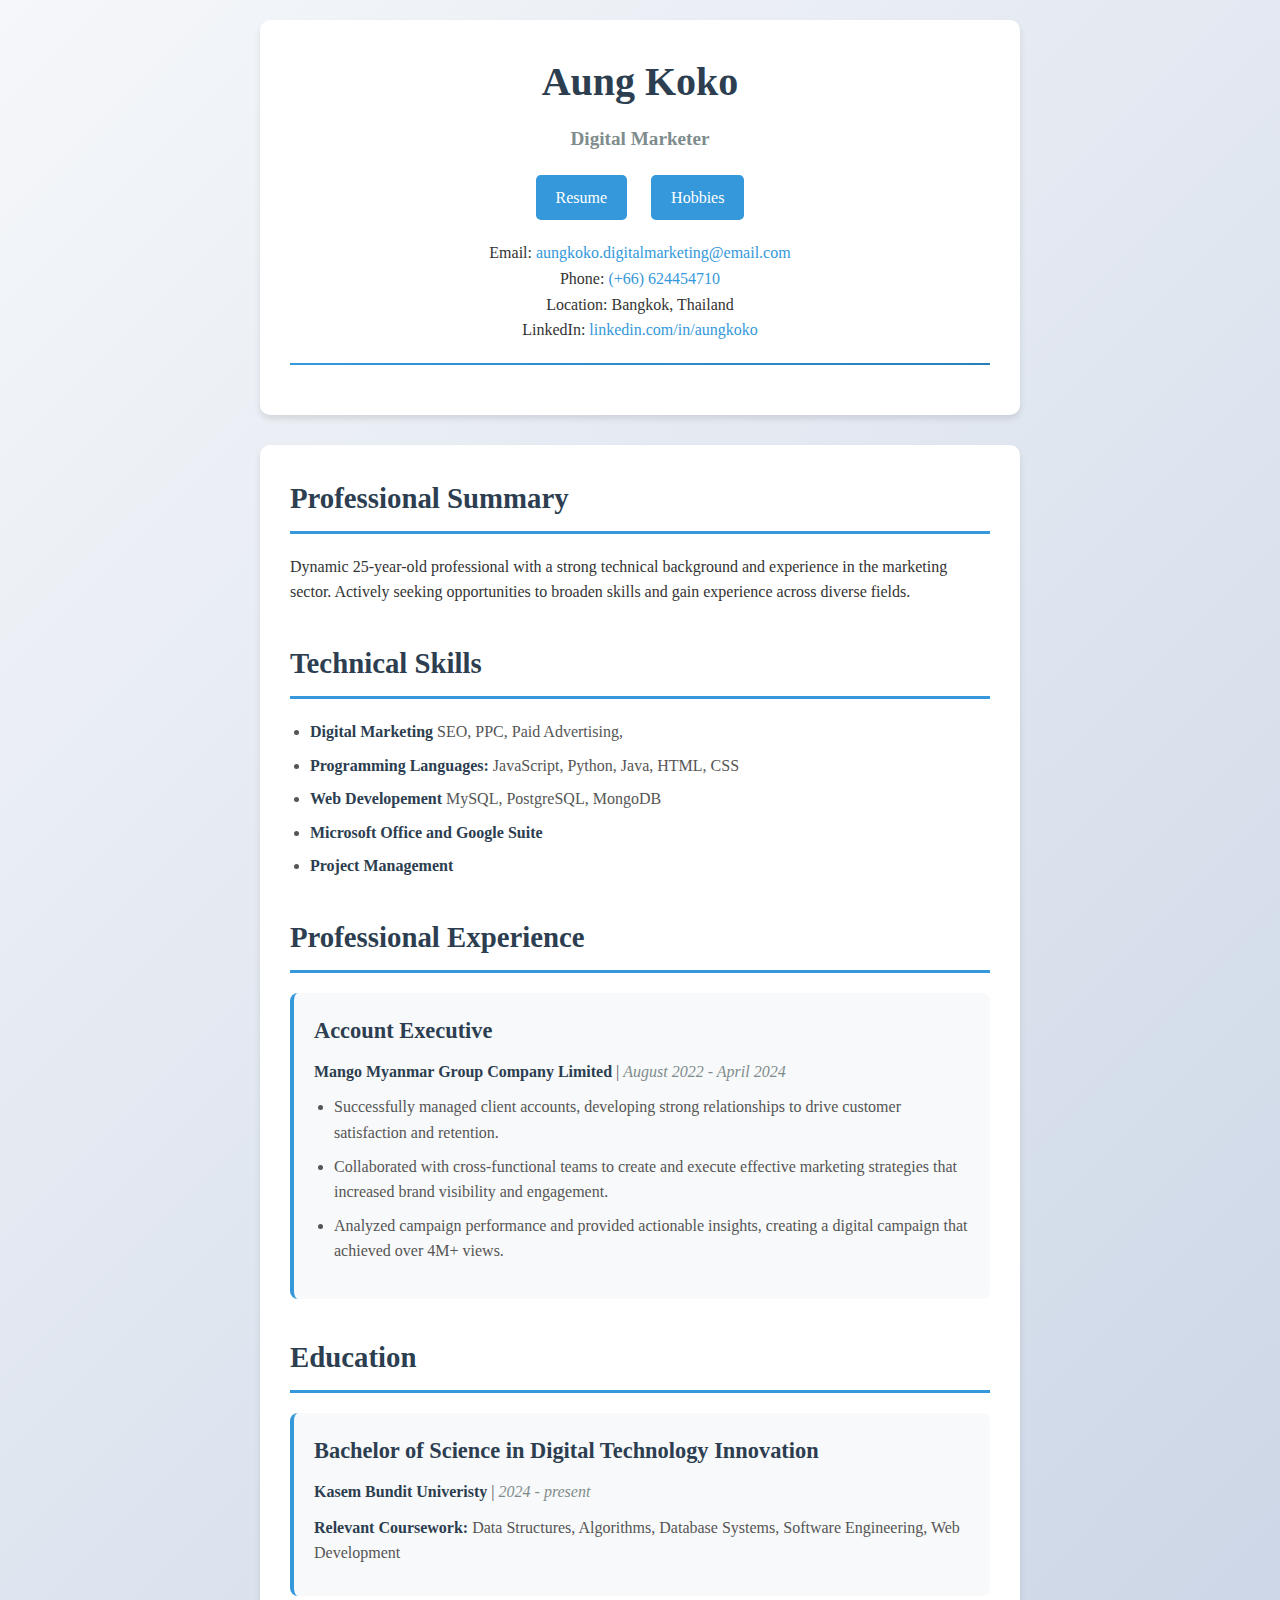
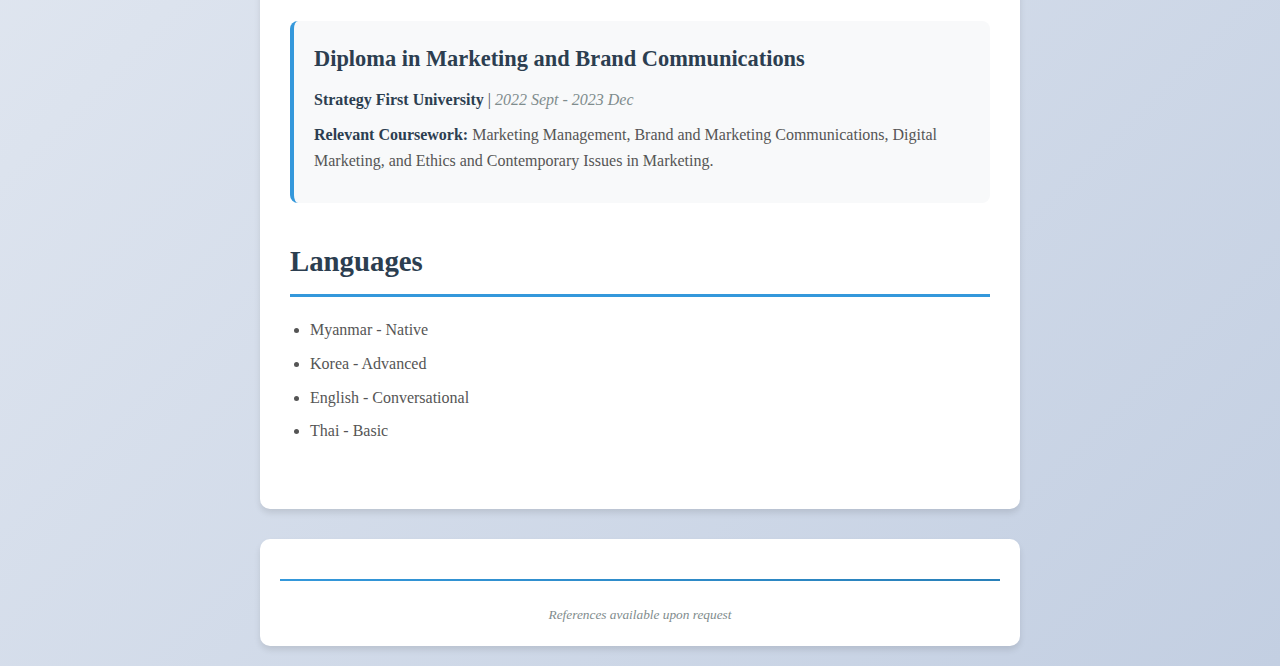
<file: resume.html>
<!DOCTYPE html>
<html lang="en">
<head>
    <meta charset="UTF-8">
    <meta name="viewport" content="width=device-width, initial-scale=1.0">
    <title> Aung Koko Resume</title>
    <link rel="stylesheet" href="mystyle.css">
</head>
<body>
    <header>
        <h1> Aung Koko </h1>
        <p><strong> Digital Marketer </strong></p>
        <nav>
            <a href="resume.html">Resume</a>
            <a href="hobby.html">Hobbies</a>
        </nav>
        <address>
            Email: <a href="mailto:john.doe@email.com">aungkoko.digitalmarketing@email.com</a><br>
            Phone: <a href="tel:+1234567890"> (+66) 624454710 </a><br>
            Location: Bangkok, Thailand<br>
            LinkedIn: <a href="https://linkedin.com/in/aungkoko" target="_blank">linkedin.com/in/aungkoko</a><br>
        </address>
        <hr>
    </header>

    <main>
        <section>
            <h2>Professional Summary</h2>
            <p>Dynamic 25-year-old professional with a strong technical background and experience in the marketing sector. Actively seeking opportunities to broaden skills and gain experience across diverse fields.</p>
        </section>

        <section>
            <h2>Technical Skills</h2>
            <ul>
               
                <li><strong>Digital Marketing </strong> SEO, PPC, Paid Advertising,</li>
                <li><strong>Programming Languages:</strong> JavaScript, Python, Java, HTML, CSS</li>
                <li><strong>Web Developement </strong> MySQL, PostgreSQL, MongoDB</li>
                <li><strong>Microsoft Office and Google Suite </strong> </li>
                <li><strong>Project Management </strong> </li>
            </ul>
        </section>

        <section>
            <h2>Professional Experience</h2>
            
            <article>
                <h3> Account Executive</h3>
                <p><strong>Mango Myanmar Group Company Limited </strong> | <em>August 2022 - April 2024</em></p>
                <ul>
                    <li> Successfully managed client accounts, developing strong relationships to drive customer satisfaction and retention. </li>
                    <li>Collaborated with cross-functional teams to create and execute effective marketing strategies that increased brand visibility and engagement.</li>
                    <li>Analyzed campaign performance and provided actionable insights, creating a digital campaign that achieved over 4M+ views.</li>
                    
                </ul>
            </article>

        </section>

        <section>
            <h2>Education</h2>
            
            <article>
                <h3>Bachelor of Science in Digital Technology Innovation</h3>
                <p><strong>Kasem Bundit Univeristy </strong> | <em>2024 - present</em></p>
                <p><strong>Relevant Coursework:</strong> Data Structures, Algorithms, Database Systems, Software Engineering, Web Development</p>
            </article>

            <article>
                <h3>Diploma in Marketing and Brand Communications</h3>
                <p><strong> Strategy First University </strong> | <em> 2022 Sept - 2023 Dec </em></p>
                <p><strong>Relevant Coursework:</strong> Marketing Management, Brand and Marketing Communications, Digital Marketing, and Ethics and Contemporary Issues in Marketing.</p>
            </article>
        </section>

        <section>
            <h2>Languages</h2>
            <ul>
                <li>Myanmar - Native</li>
                <li>Korea - Advanced</li>
                <li>English - Conversational</li>
                <li>Thai - Basic</li>
            </ul>
        </section>
    </main>

    <footer>
        <hr>
        <p><small>References available upon request</small></p>
    </footer>
</body>
</html>
</file>
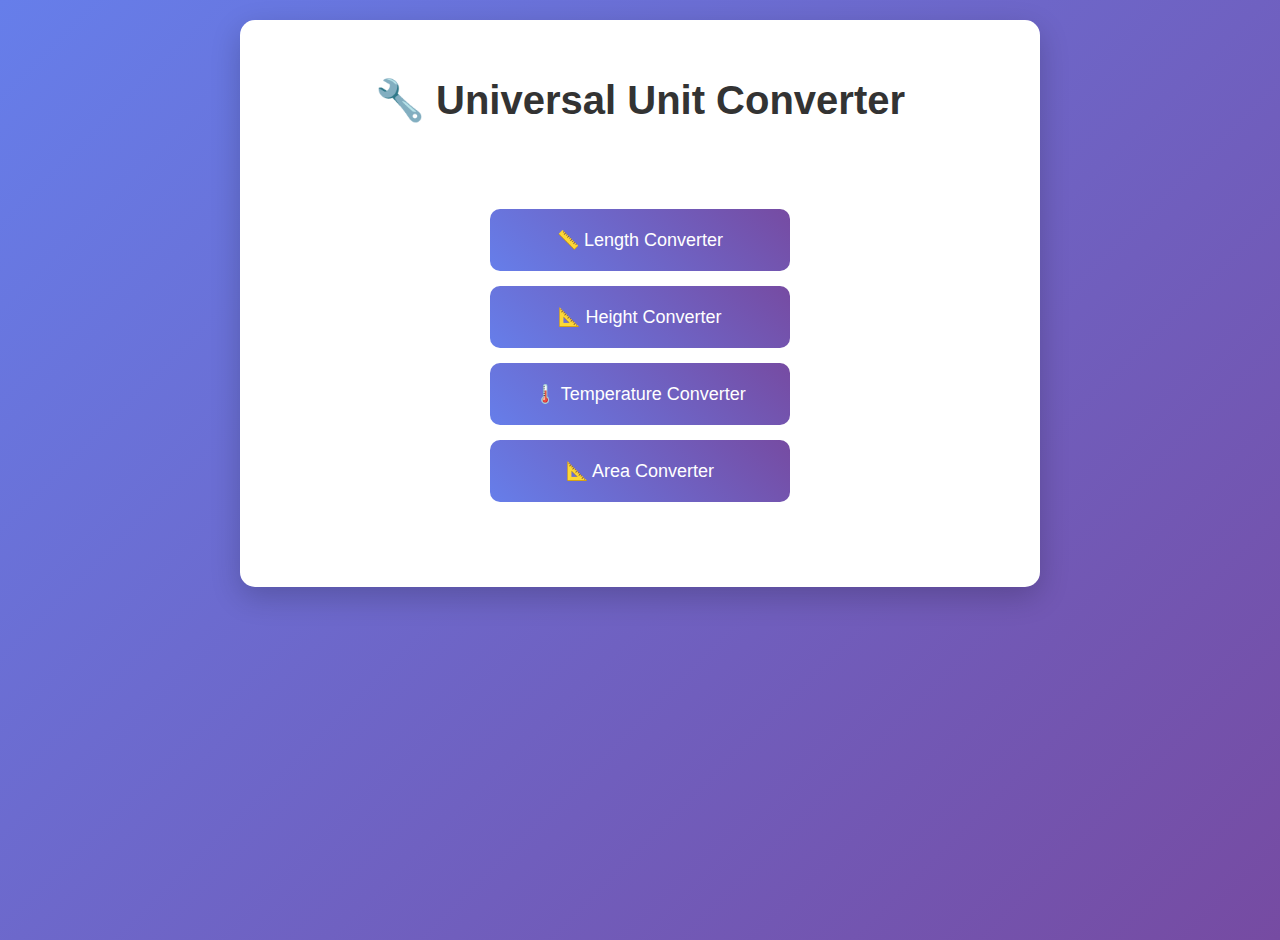
<file: unit coverter modified aungkoko.html>
<!DOCTYPE html>
<html lang="en">
<head>
    <meta charset="UTF-8">
    <meta name="viewport" content="width=device-width, initial-scale=1.0">
    <title>Unit Converter</title>
    <style>
        body {
            font-family: Arial, sans-serif;
            max-width: 800px;
            margin: 0 auto;
            padding: 20px;
            background: linear-gradient(135deg, #667eea 0%, #764ba2 100%);
            min-height: 100vh;
        }
        
        .container {
            background: white;
            border-radius: 15px;
            padding: 30px;
            box-shadow: 0 10px 30px rgba(0,0,0,0.2);
        }
        
        h1 {
            text-align: center;
            color: #333;
            margin-bottom: 30px;
            font-size: 2.5em;
        }
        
        .converter-section {
            margin-bottom: 40px;
            padding: 20px;
            border: 2px solid #e0e0e0;
            border-radius: 10px;
            background: #f9f9f9;
        }
        
        .converter-section h2 {
            color: #555;
            margin-bottom: 20px;
            font-size: 1.5em;
        }
        
        .input-group {
            display: flex;
            align-items: center;
            margin-bottom: 15px;
            gap: 10px;
            flex-wrap: wrap;
        }
        
        input[type="number"] {
            padding: 10px;
            border: 2px solid #ddd;
            border-radius: 5px;
            font-size: 16px;
            width: 150px;
        }
        
        select {
            padding: 10px;
            border: 2px solid #ddd;
            border-radius: 5px;
            font-size: 16px;
            background: white;
        }
        
        .selection-btn {
            background: linear-gradient(45deg, #667eea, #764ba2);
            color: white;
            border: none;
            padding: 20px 30px;
            margin: 10px;
            border-radius: 10px;
            font-size: 18px;
            cursor: pointer;
            transition: all 0.3s;
            display: block;
            width: 90%;
            max-width: 300px;
            margin: 15px auto;
        }
        
        .selection-btn:hover {
            transform: translateY(-3px);
            box-shadow: 0 8px 25px rgba(0,0,0,0.3);
        }
        
        .converter-selection {
            text-align: center;
            padding: 40px 20px;
        }
        
        .error-message {
            background: #ffebee;
            color: #c62828;
            border: 1px solid #ffcdd2;
            padding: 10px;
            border-radius: 5px;
            margin: 10px 0;
            display: none;
        }
        
        .back-btn {
            background: #9e9e9e;
            color: white;
            border: none;
            padding: 10px 20px;
            border-radius: 5px;
            font-size: 16px;
            cursor: pointer;
            margin-bottom: 20px;
            transition: background 0.3s;
        }
        
        .back-btn:hover {
            background: #757575;
        }
        
        input[type="number"]:invalid {
            border-color: #f44336;
            background-color: #ffebee;
        }
        
        input[type="number"]:valid {
            border-color: #4CAF50;
        }
        
        .validation-message {
            font-size: 12px;
            margin-top: 5px;
            padding: 5px;
            border-radius: 3px;
        }
        
        .validation-success {
            color: #4CAF50;
            background: #e8f5e8;
            border: 1px solid #c8e6c8;
        }
        
        .validation-error {
            color: #f44336;
            background: #ffebee;
            border: 1px solid #ffcdd2;
        }
        
        .result {
            margin-top: 15px;
            padding: 15px;
            background: #e8f5e8;
            border-radius: 5px;
            border-left: 4px solid #4CAF50;
            font-size: 18px;
            font-weight: bold;
            color: #2e7d32;
        }
        
        .clear-btn {
            background: #f44336;
            margin-left: 10px;
        }
        
        .clear-btn:hover {
            background: #d32f2f;
        }
    </style>
</head>
<body>
    <div class="container">
        <div id="mainView">
            <h1>🔧 Universal Unit Converter</h1>
            <div class="converter-selection">
                <button class="selection-btn" onclick="showConverter('length')">📏 Length Converter</button>
                <button class="selection-btn" onclick="showConverter('height')">📐 Height Converter</button>
                <button class="selection-btn" onclick="showConverter('temperature')">🌡️ Temperature Converter</button>
                <button class="selection-btn" onclick="showConverter('area')">📐 Area Converter</button>
            </div>
        </div>
        
        
        <!-- Length Converter -->
        <div id="lengthConverter" class="converter-section" style="display: none;">
            <button class="back-btn" onclick="goBack()">← Back to Menu</button>
            <h2>📏 Length Converter</h2>
            <div class="input-group">
                <input type="number" id="lengthInput" placeholder="Enter value" step="any" min="0" onblur="validateInput('lengthInput', 'lengthValidation')">
                <div id="lengthValidation" class="validation-message"></div>
                <select id="lengthFrom">
                    <option value="meter">Meters</option>
                    <option value="kilometer">Kilometers</option>
                    <option value="centimeter">Centimeters</option>
                    <option value="millimeter">Millimeters</option>
                    <option value="inch">Inches</option>
                    <option value="foot">Feet</option>
                    <option value="yard">Yards</option>
                    <option value="mile">Miles</option>
                </select>
                <span>to</span>
                <select id="lengthTo">
                    <option value="meter">Meters</option>
                    <option value="kilometer">Kilometers</option>
                    <option value="centimeter">Centimeters</option>
                    <option value="millimeter">Millimeters</option>
                    <option value="inch">Inches</option>
                    <option value="foot">Feet</option>
                    <option value="yard">Yards</option>
                    <option value="mile">Miles</option>
                </select>
                <button onclick="convertLength()">Convert</button>
                <button class="clear-btn" onclick="clearLength()">Clear</button>
            </div>
            <div id="lengthError" class="error-message"></div>
            <div id="lengthResult" class="result" style="display: none;"></div>
        </div>
        
        <!-- Height Converter -->
        <div id="heightConverter" class="converter-section" style="display: none;">
            <button class="back-btn" onclick="goBack()">← Back to Menu</button>
            <h2>📐 Height Converter</h2>
            <div class="input-group">
                <input type="number" id="heightInput" placeholder="Enter value" step="any" min="0" onblur="validateInput('heightInput', 'heightValidation')">
                <div id="heightValidation" class="validation-message"></div>
                <select id="heightFrom">
                    <option value="meter">Meters</option>
                    <option value="centimeter">Centimeters</option>
                    <option value="foot">Feet</option>
                    <option value="inch">Inches</option>
                    <option value="feet-inches">Feet & Inches</option>
                </select>
                <span>to</span>
                <select id="heightTo">
                    <option value="meter">Meters</option>
                    <option value="centimeter">Centimeters</option>
                    <option value="foot">Feet</option>
                    <option value="inch">Inches</option>
                    <option value="feet-inches">Feet & Inches</option>
                </select>
                <button onclick="convertHeight()">Convert</button>
                <button class="clear-btn" onclick="clearHeight()">Clear</button>
            </div>
            <div id="heightError" class="error-message"></div>
            <div id="heightResult" class="result" style="display: none;"></div>
        </div>
        
        <!-- Temperature Converter -->
        <div id="temperatureConverter" class="converter-section" style="display: none;">
            <button class="back-btn" onclick="goBack()">← Back to Menu</button>
            <h2>🌡️ Temperature Converter</h2>
            <div class="input-group">
                <input type="number" id="tempInput" placeholder="Enter value" step="any" onblur="validateTemperature('tempInput', 'tempValidation')">
                <div id="tempValidation" class="validation-message"></div>
                <select id="tempFrom">
                    <option value="celsius">Celsius (°C)</option>
                    <option value="fahrenheit">Fahrenheit (°F)</option>
                    <option value="kelvin">Kelvin (K)</option>
                </select>
                <span>to</span>
                <select id="tempTo">
                    <option value="celsius">Celsius (°C)</option>
                    <option value="fahrenheit">Fahrenheit (°F)</option>
                    <option value="kelvin">Kelvin (K)</option>
                </select>
                <button onclick="convertTemperature()">Convert</button>
                <button class="clear-btn" onclick="clearTemperature()">Clear</button>
            </div>
            <div id="tempError" class="error-message"></div>
            <div id="tempResult" class="result" style="display: none;"></div>
        </div>
        
        <!-- Area Converter -->
        <div id="areaConverter" class="converter-section" style="display: none;">
            <button class="back-btn" onclick="goBack()">← Back to Menu</button>
            <h2>📐 Area Converter</h2>
            <div class="input-group">
                <input type="number" id="areaInput" placeholder="Enter value" step="any" min="0" onblur="validateInput('areaInput', 'areaValidation')">
                <div id="areaValidation" class="validation-message"></div>
                <select id="areaFrom">
                    <option value="square-meter">Square Meters</option>
                    <option value="square-kilometer">Square Kilometers</option>
                    <option value="square-centimeter">Square Centimeters</option>
                    <option value="square-foot">Square Feet</option>
                    <option value="square-inch">Square Inches</option>
                    <option value="square-yard">Square Yards</option>
                    <option value="acre">Acres</option>
                    <option value="hectare">Hectares</option>
                </select>
                <span>to</span>
                <select id="areaTo">
                    <option value="square-meter">Square Meters</option>
                    <option value="square-kilometer">Square Kilometers</option>
                    <option value="square-centimeter">Square Centimeters</option>
                    <option value="square-foot">Square Feet</option>
                    <option value="square-inch">Square Inches</option>
                    <option value="square-yard">Square Yards</option>
                    <option value="acre">Acres</option>
                    <option value="hectare">Hectares</option>
                </select>
                <button onclick="convertArea()">Convert</button>
                <button class="clear-btn" onclick="clearArea()">Clear</button>
            </div>
            <div id="areaError" class="error-message"></div>
            <div id="areaResult" class="result" style="display: none;"></div>
        </div>
    </div>

    <script>
        // Navigation functions
        function showConverter(type) {
            // Hide main view
            document.getElementById("mainView").style.display = "none";
            
            // Hide all converters
            document.getElementById("lengthConverter").style.display = "none";
            document.getElementById("heightConverter").style.display = "none";
            document.getElementById("temperatureConverter").style.display = "none";
            document.getElementById("areaConverter").style.display = "none";
            
            // Show selected converter
            document.getElementById(type + "Converter").style.display = "block";
        }
        
        function goBack() {
            // Hide all converters
            document.getElementById("lengthConverter").style.display = "none";
            document.getElementById("heightConverter").style.display = "none";
            document.getElementById("temperatureConverter").style.display = "none";
            document.getElementById("areaConverter").style.display = "none";
            
            // Show main view
            document.getElementById("mainView").style.display = "block";
            
            // Clear all inputs and results when going back
            clearAll();
        }
        
        function clearAll() {
            clearLength();
            clearHeight();
            clearTemperature();
            clearArea();
        }
        
        // Input validation functions
        function validateInput(inputId, validationId) {
            const input = document.getElementById(inputId);
            const validation = document.getElementById(validationId);
            const value = input.value;
            
            if (value === "") {
                validation.innerHTML = "";
                validation.className = "validation-message";
                return false;
            }
            
            if (isNaN(value)) {
                validation.innerHTML = "⚠️ Please enter a valid number";
                validation.className = "validation-message validation-error";
                return false;
            }
            
            if (parseFloat(value) < 0) {
                validation.innerHTML = "⚠️ Please enter a positive number";
                validation.className = "validation-message validation-error";
                return false;
            }
            
            if (value.length > 15) {
                validation.innerHTML = "⚠️ Number too large (max 15 digits)";
                validation.className = "validation-message validation-error";
                return false;
            }
            
            validation.innerHTML = "✅ Valid input";
            validation.className = "validation-message validation-success";
            return true;
        }
        
        function validateTemperature(inputId, validationId) {
            const input = document.getElementById(inputId);
            const validation = document.getElementById(validationId);
            const value = input.value;
            const fromUnit = document.getElementById("tempFrom").value;
            
            if (value === "") {
                validation.innerHTML = "";
                validation.className = "validation-message";
                return false;
            }
            
            if (isNaN(value)) {
                validation.innerHTML = "⚠️ Please enter a valid number";
                validation.className = "validation-message validation-error";
                return false;
            }
            
            const numValue = parseFloat(value);
            
            // Check absolute zero limits
            if (fromUnit === "celsius" && numValue < -273.15) {
                validation.innerHTML = "⚠️ Temperature cannot be below -273.15°C (absolute zero)";
                validation.className = "validation-message validation-error";
                return false;
            }
            
            if (fromUnit === "fahrenheit" && numValue < -459.67) {
                validation.innerHTML = "⚠️ Temperature cannot be below -459.67°F (absolute zero)";
                validation.className = "validation-message validation-error";
                return false;
            }
            
            if (fromUnit === "kelvin" && numValue < 0) {
                validation.innerHTML = "⚠️ Temperature cannot be below 0K (absolute zero)";
                validation.className = "validation-message validation-error";
                return false;
            }
            
            if (value.length > 10) {
                validation.innerHTML = "⚠️ Number too large (max 10 digits)";
                validation.className = "validation-message validation-error";
                return false;
            }
            
            validation.innerHTML = "✅ Valid temperature";
            validation.className = "validation-message validation-success";
            return true;
        }
        
        function showError(errorId, message) {
            const errorDiv = document.getElementById(errorId);
            errorDiv.innerHTML = message;
            errorDiv.style.display = "block";
            setTimeout(() => {
                errorDiv.style.display = "none";
            }, 5000);
        }
        
        // Length conversion factors to meters
        const lengthFactors = {
            meter: 1,
            kilometer: 1000,
            centimeter: 0.01,
            millimeter: 0.001,
            inch: 0.0254,
            foot: 0.3048,
            yard: 0.9144,
            mile: 1609.344
        };
        
        // Height conversion factors to meters
        const heightFactors = {
            meter: 1,
            centimeter: 0.01,
            foot: 0.3048,
            inch: 0.0254
        };
        
        // Area conversion factors to square meters
        const areaFactors = {
            'square-meter': 1,
            'square-kilometer': 1000000,
            'square-centimeter': 0.0001,
            'square-foot': 0.092903,
            'square-inch': 0.00064516,
            'square-yard': 0.836127,
            'acre': 4046.86,
            'hectare': 10000
        };
        
        function convertLength() {
            const input = document.getElementById("lengthInput").value;
            const fromUnit = document.getElementById("lengthFrom").value;
            const toUnit = document.getElementById("lengthTo").value;
            const resultDiv = document.getElementById("lengthResult");
            
            // Validate input
            if (!validateInput('lengthInput', 'lengthValidation')) {
                showError('lengthError', '❌ Please enter a valid positive number before converting.');
                resultDiv.style.display = "none";
                return;
            }
            
            if (input === "" || isNaN(input)) {
                showError('lengthError', '❌ Please enter a valid number!');
                resultDiv.style.display = "none";
                return;
            }
            
            const inputValue = parseFloat(input);
            
            if (inputValue < 0) {
                showError('lengthError', '❌ Length cannot be negative!');
                resultDiv.style.display = "none";
                return;
            }
            
            if (fromUnit === toUnit) {
                showError('lengthError', '⚠️ Source and target units are the same!');
                resultDiv.style.display = "none";
                return;
            }
            
            try {
                const meters = inputValue * lengthFactors[fromUnit];
                const result = meters / lengthFactors[toUnit];
                
                if (!isFinite(result)) {
                    throw new Error("Result is too large or invalid");
                }
                
                resultDiv.innerHTML = `✅ ${inputValue} ${fromUnit} = ${result.toFixed(6)} ${toUnit}`;
                resultDiv.style.display = "block";
                resultDiv.style.background = "#e8f5e8";
                resultDiv.style.color = "#2e7d32";
                
                // Hide any previous errors
                document.getElementById('lengthError').style.display = "none";
            } catch (error) {
                showError('lengthError', '❌ Conversion error: Result is too large or invalid');
                resultDiv.style.display = "none";
            }
        }
        
        function convertHeight() {
            const input = document.getElementById("heightInput").value;
            const fromUnit = document.getElementById("heightFrom").value;
            const toUnit = document.getElementById("heightTo").value;
            const resultDiv = document.getElementById("heightResult");
            
            // Validate input
            if (!validateInput('heightInput', 'heightValidation')) {
                showError('heightError', '❌ Please enter a valid positive number before converting.');
                resultDiv.style.display = "none";
                return;
            }
            
            if (input === "" || isNaN(input)) {
                showError('heightError', '❌ Please enter a valid number!');
                resultDiv.style.display = "none";
                return;
            }
            
            const inputValue = parseFloat(input);
            
            if (inputValue < 0) {
                showError('heightError', '❌ Height cannot be negative!');
                resultDiv.style.display = "none";
                return;
            }
            
            if (fromUnit === toUnit) {
                showError('heightError', '⚠️ Source and target units are the same!');
                resultDiv.style.display = "none";
                return;
            }
            
            try {
                let meters, result;
                
                if (fromUnit === "feet-inches") {
                    meters = inputValue * heightFactors.foot;
                } else {
                    meters = inputValue * heightFactors[fromUnit];
                }
                
                if (toUnit === "feet-inches") {
                    const totalInches = meters / heightFactors.inch;
                    const feet = Math.floor(totalInches / 12);
                    const inches = totalInches % 12;
                    result = `${feet}' ${inches.toFixed(2)}"`;
                } else {
                    result = (meters / heightFactors[toUnit]).toFixed(6);
                }
                
                if (!isFinite(meters)) {
                    throw new Error("Result is too large or invalid");
                }
                
                resultDiv.innerHTML = `✅ ${inputValue} ${fromUnit} = ${result} ${toUnit === "feet-inches" ? "" : toUnit}`;
                resultDiv.style.display = "block";
                resultDiv.style.background = "#e8f5e8";
                resultDiv.style.color = "#2e7d32";
                
                // Hide any previous errors
                document.getElementById('heightError').style.display = "none";
            } catch (error) {
                showError('heightError', '❌ Conversion error: Result is too large or invalid');
                resultDiv.style.display = "none";
            }
        }
        
        function convertTemperature() {
            const input = document.getElementById("tempInput").value;
            const fromUnit = document.getElementById("tempFrom").value;
            const toUnit = document.getElementById("tempTo").value;
            const resultDiv = document.getElementById("tempResult");
            
            if (input === "" || isNaN(input)) {
                resultDiv.innerHTML = "Please enter a valid number!";
                resultDiv.style.display = "block";
                resultDiv.style.background = "#ffebee";
                resultDiv.style.color = "#c62828";
                return;
            }
            
            const inputValue = parseFloat(input);
            let celsius, result;
            
            // Convert to Celsius first
            switch (fromUnit) {
                case "celsius":
                    celsius = inputValue;
                    break;
                case "fahrenheit":
                    celsius = (inputValue - 32) * 5/9;
                    break;
                case "kelvin":
                    celsius = inputValue - 273.15;
                    break;
            }
            
            // Convert from Celsius to target unit
            switch (toUnit) {
                case "celsius":
                    result = celsius;
                    break;
                case "fahrenheit":
                    result = (celsius * 9/5) + 32;
                    break;
                case "kelvin":
                    result = celsius + 273.15;
                    break;
            }
            
            const fromSymbol = fromUnit === "celsius" ? "°C" : fromUnit === "fahrenheit" ? "°F" : "K";
            const toSymbol = toUnit === "celsius" ? "°C" : toUnit === "fahrenheit" ? "°F" : "K";
            
            resultDiv.innerHTML = `${inputValue}${fromSymbol} = ${result.toFixed(2)}${toSymbol}`;
            resultDiv.style.display = "block";
            resultDiv.style.background = "#e8f5e8";
            resultDiv.style.color = "#2e7d32";
        }
        
        function convertArea() {
            const input = document.getElementById("areaInput").value;
            const fromUnit = document.getElementById("areaFrom").value;
            const toUnit = document.getElementById("areaTo").value;
            const resultDiv = document.getElementById("areaResult");
            
            if (input === "" || isNaN(input)) {
                resultDiv.innerHTML = "Please enter a valid number!";
                resultDiv.style.display = "block";
                resultDiv.style.background = "#ffebee";
                resultDiv.style.color = "#c62828";
                return;
            }
            
            const inputValue = parseFloat(input);
            const squareMeters = inputValue * areaFactors[fromUnit];
            const result = squareMeters / areaFactors[toUnit];
            
            resultDiv.innerHTML = `${inputValue} ${fromUnit.replace('-', ' ')} = ${result.toFixed(6)} ${toUnit.replace('-', ' ')}`;
            resultDiv.style.display = "block";
            resultDiv.style.background = "#e8f5e8";
            resultDiv.style.color = "#2e7d32";
        }
        
        function clearLength() {
            document.getElementById("lengthInput").value = "";
            document.getElementById("lengthResult").style.display = "none";
        }
        
        function clearHeight() {
            document.getElementById("heightInput").value = "";
            document.getElementById("heightResult").style.display = "none";
        }
        
        function clearTemperature() {
            document.getElementById("tempInput").value = "";
            document.getElementById("tempResult").style.display = "none";
        }
        
        function clearArea() {
            document.getElementById("areaInput").value = "";
            document.getElementById("areaResult").style.display = "none";
        }
    </script>
</body>
</html>
</file>
<file: mystyle.css>
/* Reset and Base Styles */
* {
    margin: 0;
    padding: 0;
    box-sizing: border-box;
}

body {
    font-family: 'Georgia', 'Times New Roman', serif;
    line-height: 1.6;
    color: #333;
    background-color: #f8f9fa;
    max-width: 800px;
    margin: 0 auto;
    padding: 20px;
    background: linear-gradient(135deg, #f5f7fa 0%, #c3cfe2 100%);
    min-height: 100vh;
}

/* Header Styles */
header {
    background: white;
    padding: 30px;
    border-radius: 10px;
    box-shadow: 0 4px 6px rgba(0, 0, 0, 0.1);
    margin-bottom: 30px;
    text-align: center;
}

header h1 {
    font-size: 2.5em;
    color: #2c3e50;
    margin-bottom: 10px;
    font-weight: 700;
}

header p {
    font-size: 1.2em;
    color: #7f8c8d;
    margin-bottom: 20px;
}

/* Navigation Styles */
nav {
    margin: 20px 0;
}

nav a {
    display: inline-block;
    padding: 10px 20px;
    margin: 0 10px;
    background: #3498db;
    color: white;
    text-decoration: none;
    border-radius: 5px;
    transition: background-color 0.3s ease;
    font-weight: 500;
}

nav a:hover {
    background: #2980b9;
    transform: translateY(-2px);
}

/* Contact Information */
address {
    font-style: normal;
    margin: 20px 0;
}

address a {
    color: #3498db;
    text-decoration: none;
}

address a:hover {
    text-decoration: underline;
}

/* Main Content */
main {
    background: white;
    padding: 30px;
    border-radius: 10px;
    box-shadow: 0 4px 6px rgba(0, 0, 0, 0.1);
    margin-bottom: 30px;
}

/* Section Styles */
section {
    margin-bottom: 35px;
}

section h2 {
    font-size: 1.8em;
    color: #2c3e50;
    border-bottom: 3px solid #3498db;
    padding-bottom: 10px;
    margin-bottom: 20px;
    font-weight: 600;
}

/* Article Styles */
article {
    margin-bottom: 25px;
    padding: 20px;
    background: #f8f9fa;
    border-radius: 8px;
    border-left: 4px solid #3498db;
}

article h3 {
    font-size: 1.4em;
    color: #2c3e50;
    margin-bottom: 10px;
    font-weight: 600;
}

article p {
    margin-bottom: 10px;
    color: #555;
}

article p strong {
    color: #2c3e50;
}

article p em {
    color: #7f8c8d;
    font-style: italic;
}

/* List Styles */
ul {
    margin-left: 20px;
    margin-bottom: 15px;
}

ul li {
    margin-bottom: 8px;
    color: #555;
}

ul li strong {
    color: #2c3e50;
}

/* Technical Skills Section */
section:first-of-type ul {
    list-style-type: none;
    margin-left: 0;
}

section:first-of-type ul li {
    background: #ecf0f1;
    padding: 10px;
    margin-bottom: 10px;
    border-radius: 5px;
    border-left: 4px solid #3498db;
}

/* Horizontal Rule */
hr {
    border: none;
    height: 2px;
    background: linear-gradient(to right, #3498db, #2980b9);
    margin: 20px 0;
}

/* Footer Styles */
footer {
    background: white;
    padding: 20px;
    text-align: center;
    border-radius: 10px;
    box-shadow: 0 4px 6px rgba(0, 0, 0, 0.1);
}

footer small {
    color: #7f8c8d;
    font-style: italic;
}

/* Responsive Design */
@media (max-width: 600px) {
    body {
        padding: 10px;
    }
    
    header {
        padding: 20px;
    }
    
    header h1 {
        font-size: 2em;
    }
    
    main {
        padding: 20px;
    }
    
    section h2 {
        font-size: 1.5em;
    }
    
    article {
        padding: 15px;
    }
    
    nav a {
        display: block;
        margin: 5px 0;
    }
}

/* Print Styles */
@media print {
    body {
        background: white;
        color: black;
        font-size: 12pt;
        line-height: 1.4;
    }
    
    header, main, footer {
        box-shadow: none;
        border-radius: 0;
    }
    
    nav {
        display: none;
    }
    
    article {
        background: white;
        border: 1px solid #ddd;
        page-break-inside: avoid;
    }
}

/* Special Styling for Hobby Page */
.hobby-highlight {
    background: linear-gradient(45deg, #ff6b6b, #4ecdc4);
    color: white;
    padding: 15px;
    border-radius: 10px;
    margin: 20px 0;
}

/* Animation for Interactive Elements */
article:hover {
    transform: translateY(-2px);
    box-shadow: 0 6px 12px rgba(0, 0, 0, 0.15);
    transition: all 0.3s ease;
}

/* Link Styling */
a {
    transition: all 0.3s ease;
}

/* Custom Scrollbar */
::-webkit-scrollbar {
    width: 8px;
}

::-webkit-scrollbar-track {
    background: #f1f1f1;
}

::-webkit-scrollbar-thumb {
    background: #3498db;
    border-radius: 4px;
}

::-webkit-scrollbar-thumb:hover {
    background: #2980b9;
}
</file>
